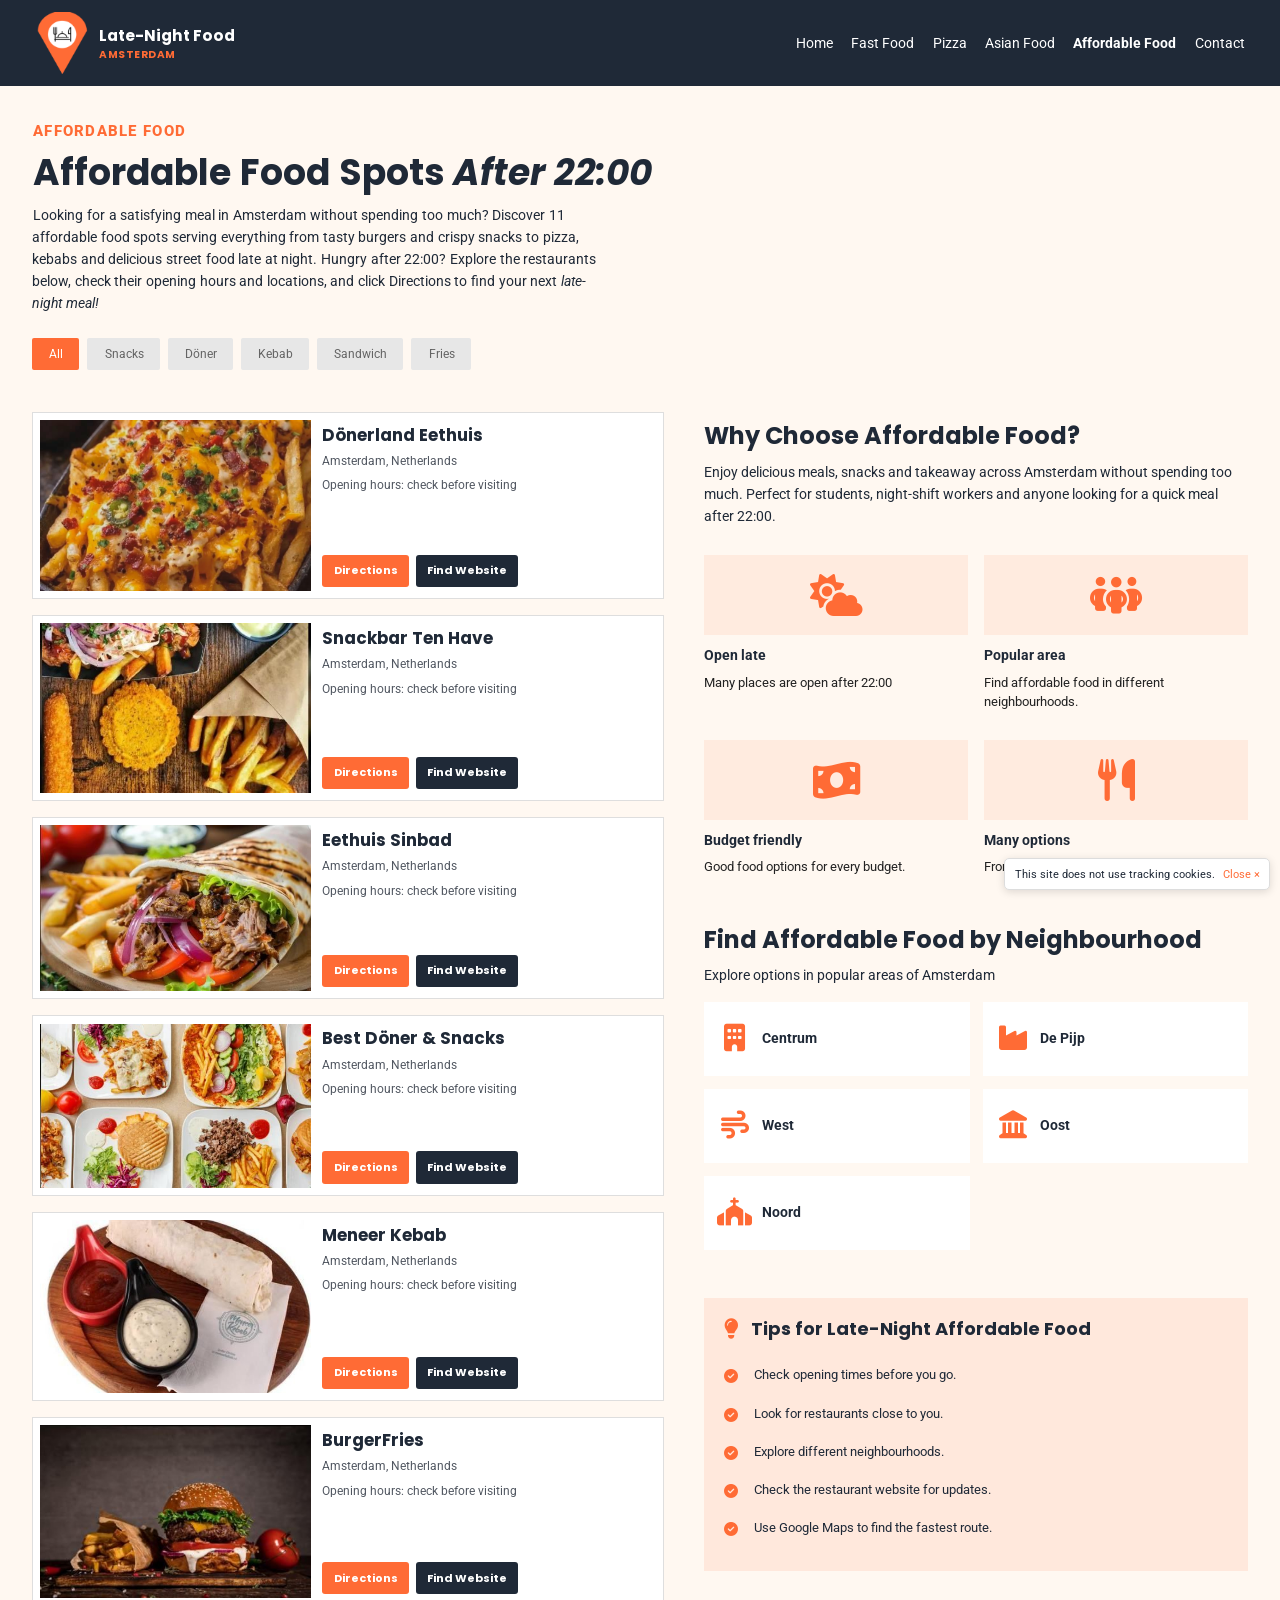
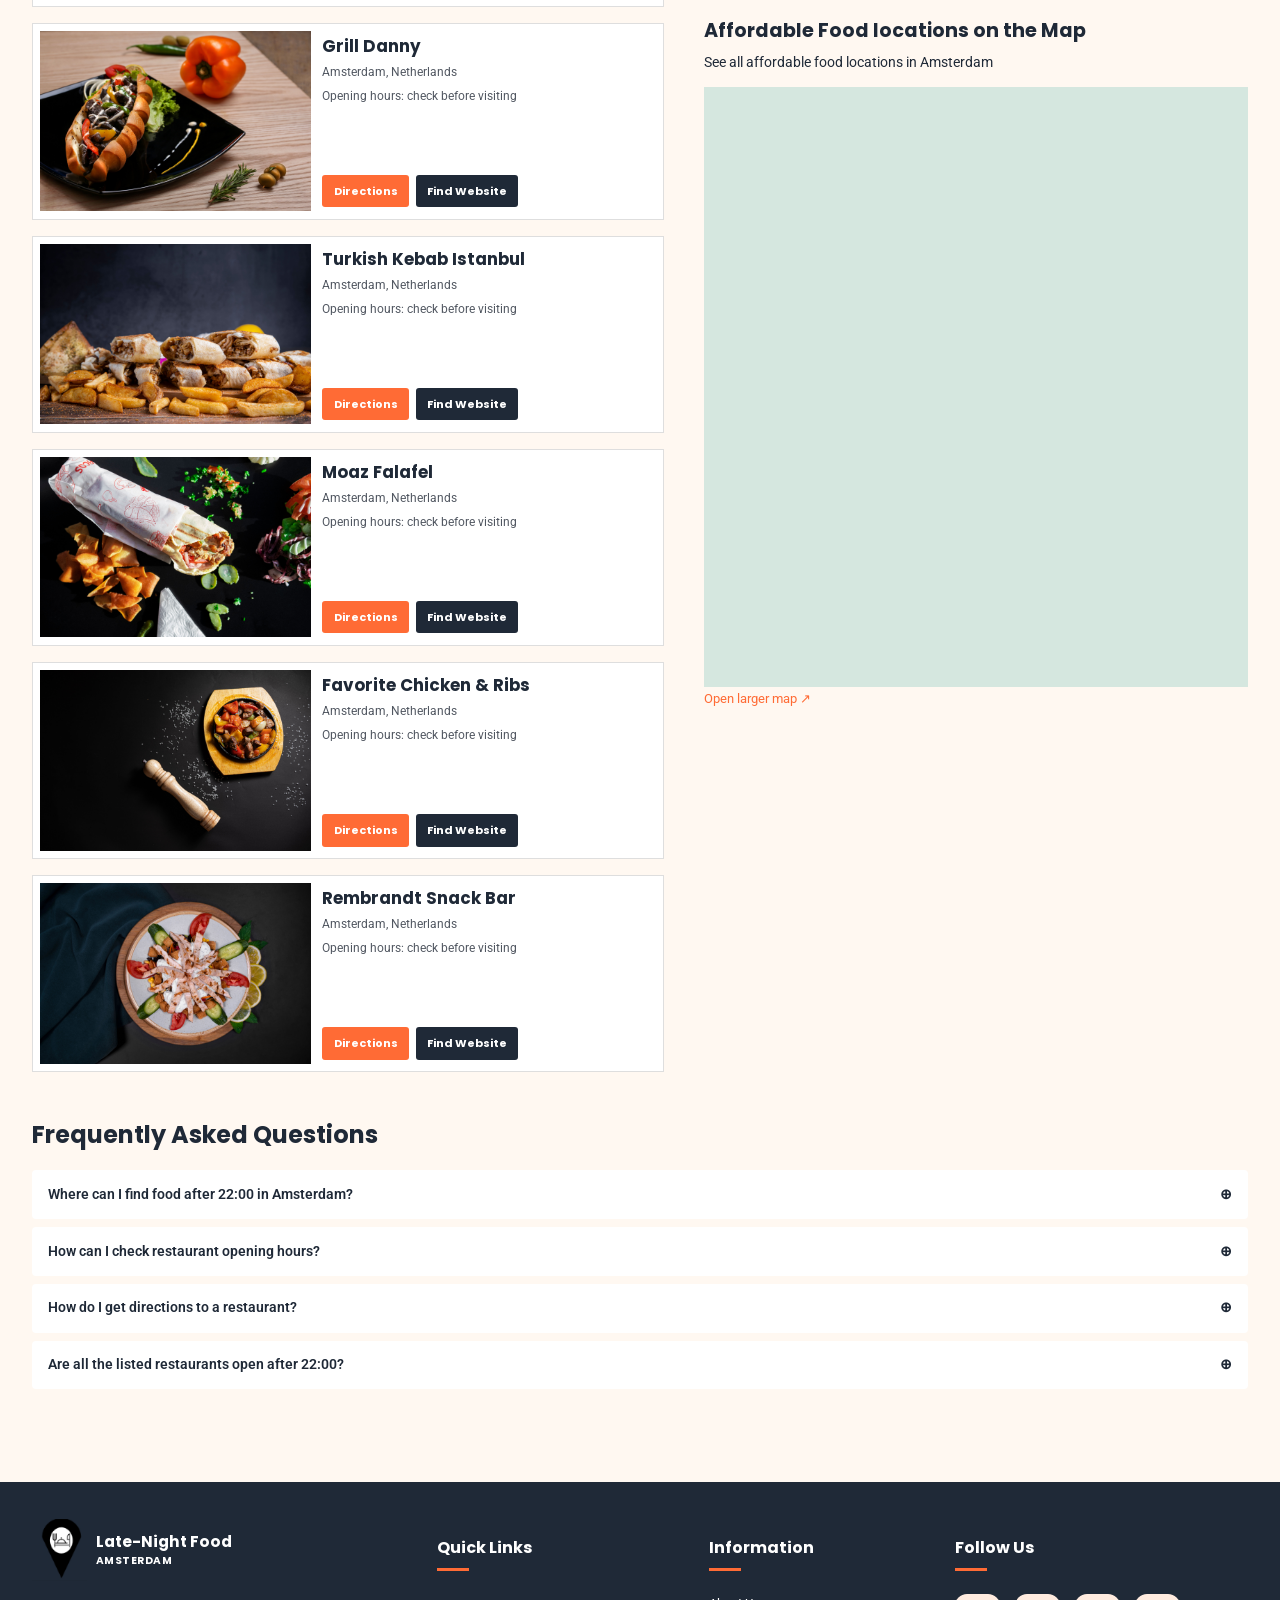
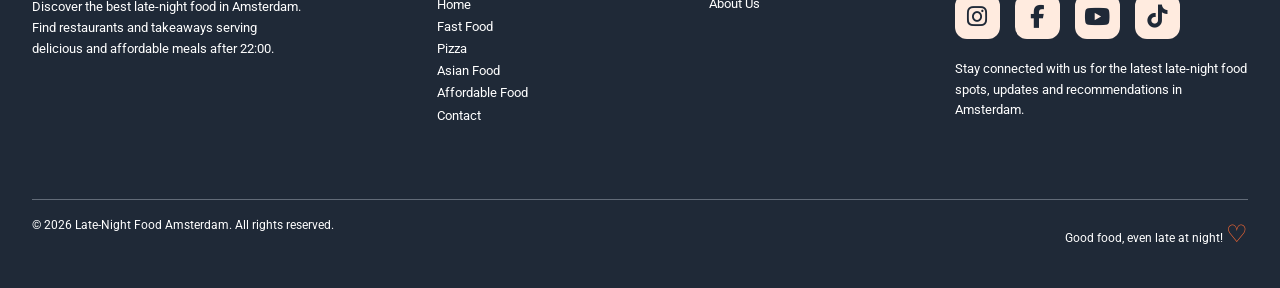
<file: affordable.html>
<!DOCTYPE html>

<html lang="en">

<head>
    <meta charset="utf-8" />
    <meta content="Fuad Abdi Mumed" name="author" />
    <meta
        content="Explore affordable food spots in Amsterdam after 22:00, with restaurant information, neighbourhoods, directions and useful tips."
        name="description" />
    <meta content="Amsterdam, late-night, food, restaurants, neighbourhoods" name="keywords" />
    <meta content="width=device-width, initial-scale=1.0" name="viewport" />
    <title>Affordable Food | Late-Night Food Amsterdam</title>
    <link href="design/favicon.svg" rel="icon" type="image/svg+xml" />
    <link href="https://fonts.googleapis.com" rel="preconnect" />
    <link crossorigin="" href="https://fonts.gstatic.com" rel="preconnect" />
    <link
        href="https://fonts.googleapis.com/css2?family=Poppins:wght@400;500;600;700;800&amp;family=Roboto:wght@400;500;700&amp;display=swap"
        rel="stylesheet" type="text/css" />
    <link href="css/style.css" rel="stylesheet" type="text/css" />
    <link href="https://cdnjs.cloudflare.com/ajax/libs/font-awesome/6.7.2/css/all.min.css" rel="stylesheet" />
</head>

<body>
    <header class="site-header">
        <section class="header-inner">
            <h2 class="sr-only">Website header</h2><a class="brand" href="index.html"><img
                    alt="Late-Night Food Amsterdam pin logo" height="60" src="img/logo.png"
                    title="Late-Night Food Amsterdam" width="54" /><span>Late-Night
                    Food<small>AMSTERDAM</small></span></a><input aria-label="Toggle menu" class="menu-toggle"
                id="menu-toggle" type="checkbox" /><label class="menu-label" for="menu-toggle">☰</label>
            <nav aria-label="Main navigation" class="main-nav">
                <ul>
                    <li><a href="index.html">Home</a></li>
                    <li><a href="fastfood.html">Fast Food</a></li>
                    <li><a href="pizza.html">Pizza</a></li>
                    <li><a href="asianfood.html">Asian Food</a></li>
                    <li><a aria-current="page" href="affordable.html">Affordable Food</a></li>
                    <li><a href="contact.html">Contact</a></li>
                </ul>
            </nav>
        </section>
    </header>
    <main class="detail-main">
        <section class="detail-top">
            <section class="detail-heading">
                <p class="section-kicker">AFFORDABLE FOOD</p>
                <h1>Affordable Food Spots <em>After 22:00</em></h1>
                <p>
                    Looking for a satisfying meal in Amsterdam without spending too much?
                    Discover 11 affordable food spots serving everything from tasty burgers
                    and crispy snacks to pizza, kebabs and delicious street food late at night.
                    Hungry after 22:00? Explore the restaurants below, check their opening
                    hours and locations, and click Directions to find your next
                    <em>late-night meal!</em>
                </p>
                <nav aria-label="Food types" class="filter-chips"><a href="#restaurants">All</a><a
                        href="#restaurants">Snacks</a><a href="#restaurants">Döner</a><a href="#restaurants">Kebab</a><a
                        href="#restaurants">Sandwich</a><a href="#restaurants">Fries</a></nav>
            </section>
            <figure class="detail-banner">
                <video autoplay="" loop="" muted="" playsinline="" preload="metadata"
                    title="Affordable late-night food in Amsterdam">
                    <source src="media/affordable-hero.mp4" type="video/mp4" />
                   
                </video>
                <figcaption class="sr-only">
                    Affordable late-night food in Amsterdam
                </figcaption>
            </figure>
        </section>
        <section class="detail-columns">
            <section class="restaurant-list" id="restaurants"><input checked="" class="mobile-page-radio"
                    id="mobile-page-1" name="mobile-restaurant-page" type="radio" /><input class="mobile-page-radio"
                    id="mobile-page-2" name="mobile-restaurant-page" type="radio" />
                <article class="restaurant-row">
                    <figure><img alt="Dönerland Eethuis food" loading="lazy" src="img/affordable-1.jpg"
                            title="Dönerland Eethuis food" /></figure>
                    <section class="restaurant-details">
                        <h2>Dönerland Eethuis</h2>
                        <p>Amsterdam, Netherlands</p>
                        <p>Opening hours: check before visiting</p>
                        <nav aria-label="Links for Dönerland Eethuis" class="restaurant-buttons"><a class="btn-orange"
                                href="https://www.google.com/maps/search/?api=1&amp;query=D%C3%B6nerland%20Eethuis%20Amsterdam"
                                rel="noopener noreferrer" target="_blank">Directions</a><a class="btn-dark"
                                href="https://www.google.com/search?q=D%C3%B6nerland%20Eethuis%20Amsterdam+restaurant+website"
                                rel="noopener noreferrer" target="_blank">Find Website</a></nav>
                    </section>
                </article>
                <article class="restaurant-row">
                    <figure><img alt="Snackbar Ten Have food" loading="lazy" src="img/affordable-2.jpg"
                            title="Snackbar Ten Have food" /></figure>
                    <section class="restaurant-details">
                        <h2>Snackbar Ten Have</h2>
                        <p>Amsterdam, Netherlands</p>
                        <p>Opening hours: check before visiting</p>
                        <nav aria-label="Links for Snackbar Ten Have" class="restaurant-buttons"><a class="btn-orange"
                                href="https://www.google.com/maps/search/?api=1&amp;query=Snackbar%20Ten%20Have%20Amsterdam"
                                rel="noopener noreferrer" target="_blank">Directions</a><a class="btn-dark"
                                href="https://www.google.com/search?q=Snackbar%20Ten%20Have%20Amsterdam+restaurant+website"
                                rel="noopener noreferrer" target="_blank">Find Website</a></nav>
                    </section>
                </article>
                <article class="restaurant-row">
                    <figure><img alt="Eethuis Sinbad food" loading="lazy" src="img/affordable-3.jpg"
                            title="Eethuis Sinbad food" /></figure>
                    <section class="restaurant-details">
                        <h2>Eethuis Sinbad</h2>
                        <p>Amsterdam, Netherlands</p>
                        <p>Opening hours: check before visiting</p>
                        <nav aria-label="Links for Eethuis Sinbad" class="restaurant-buttons"><a class="btn-orange"
                                href="https://www.google.com/maps/search/?api=1&amp;query=Eethuis%20Sinbad%20Amsterdam"
                                rel="noopener noreferrer" target="_blank">Directions</a><a class="btn-dark"
                                href="https://www.google.com/search?q=Eethuis%20Sinbad%20Amsterdam+restaurant+website"
                                rel="noopener noreferrer" target="_blank">Find Website</a></nav>
                    </section>
                </article>
                <article class="restaurant-row">
                    <figure><img alt="Best Döner &amp; Snacks food" loading="lazy" src="img/affordable-4.jpg"
                            title="Best Döner &amp; Snacks food" /></figure>
                    <section class="restaurant-details">
                        <h2>Best Döner &amp; Snacks</h2>
                        <p>Amsterdam, Netherlands</p>
                        <p>Opening hours: check before visiting</p>
                        <nav aria-label="Links for Best Döner &amp; Snacks" class="restaurant-buttons"><a
                                class="btn-orange"
                                href="https://www.google.com/maps/search/?api=1&amp;query=Best%20D%C3%B6ner%20%26%20Snacks%20Amsterdam"
                                rel="noopener noreferrer" target="_blank">Directions</a><a class="btn-dark"
                                href="https://www.google.com/search?q=Best%20D%C3%B6ner%20%26%20Snacks%20Amsterdam+restaurant+website"
                                rel="noopener noreferrer" target="_blank">Find Website</a></nav>
                    </section>
                </article>
                <article class="restaurant-row">
                    <figure><img alt="Meneer Kebab food" loading="lazy" src="img/affordable-5.jpg"
                            title="Meneer Kebab food" /></figure>
                    <section class="restaurant-details">
                        <h2>Meneer Kebab</h2>
                        <p>Amsterdam, Netherlands</p>
                        <p>Opening hours: check before visiting</p>
                        <nav aria-label="Links for Meneer Kebab" class="restaurant-buttons"><a class="btn-orange"
                                href="https://www.google.com/maps/search/?api=1&amp;query=Meneer%20Kebab%20Amsterdam"
                                rel="noopener noreferrer" target="_blank">Directions</a><a class="btn-dark"
                                href="https://www.google.com/search?q=Meneer%20Kebab%20Amsterdam+restaurant+website"
                                rel="noopener noreferrer" target="_blank">Find Website</a></nav>
                    </section>
                </article>
                <article class="restaurant-row">
                    <figure><img alt="BurgerFries food" loading="lazy" src="img/affordable-6.jpg"
                            title="BurgerFries food" /></figure>
                    <section class="restaurant-details">
                        <h2>BurgerFries</h2>
                        <p>Amsterdam, Netherlands</p>
                        <p>Opening hours: check before visiting</p>
                        <nav aria-label="Links for BurgerFries" class="restaurant-buttons"><a class="btn-orange"
                                href="https://www.google.com/maps/search/?api=1&amp;query=BurgerFries%20Amsterdam"
                                rel="noopener noreferrer" target="_blank">Directions</a><a class="btn-dark"
                                href="https://www.google.com/search?q=BurgerFries%20Amsterdam+restaurant+website"
                                rel="noopener noreferrer" target="_blank">Find Website</a></nav>
                    </section>
                </article>
                <article class="restaurant-row">
                    <figure><img alt="Grill Danny food" loading="lazy" src="img/affordable-7.jpg"
                            title="Grill Danny food" /></figure>
                    <section class="restaurant-details">
                        <h2>Grill Danny</h2>
                        <p>Amsterdam, Netherlands</p>
                        <p>Opening hours: check before visiting</p>
                        <nav aria-label="Links for Grill Danny" class="restaurant-buttons"><a class="btn-orange"
                                href="https://www.google.com/maps/search/?api=1&amp;query=Grill%20Danny%20Amsterdam"
                                rel="noopener noreferrer" target="_blank">Directions</a><a class="btn-dark"
                                href="https://www.google.com/search?q=Grill%20Danny%20Amsterdam+restaurant+website"
                                rel="noopener noreferrer" target="_blank">Find Website</a></nav>
                    </section>
                </article>
                <article class="restaurant-row">
                    <figure><img alt="Turkish Kebab Istanbul food" loading="lazy" src="img/affordable-8.jpg"
                            title="Turkish Kebab Istanbul food" /></figure>
                    <section class="restaurant-details">
                        <h2>Turkish Kebab Istanbul</h2>
                        <p>Amsterdam, Netherlands</p>
                        <p>Opening hours: check before visiting</p>
                        <nav aria-label="Links for Turkish Kebab Istanbul" class="restaurant-buttons"><a
                                class="btn-orange"
                                href="https://www.google.com/maps/search/?api=1&amp;query=Turkish%20Kebab%20Istanbul%20Amsterdam"
                                rel="noopener noreferrer" target="_blank">Directions</a><a class="btn-dark"
                                href="https://www.google.com/search?q=Turkish%20Kebab%20Istanbul%20Amsterdam+restaurant+website"
                                rel="noopener noreferrer" target="_blank">Find Website</a></nav>
                    </section>
                </article>
                <article class="restaurant-row">
                    <figure><img alt="Moaz Falafel food" loading="lazy" src="img/affordable-9.jpg"
                            title="Moaz Falafel food" /></figure>
                    <section class="restaurant-details">
                        <h2>Moaz Falafel</h2>
                        <p>Amsterdam, Netherlands</p>
                        <p>Opening hours: check before visiting</p>
                        <nav aria-label="Links for Moaz Falafel" class="restaurant-buttons"><a class="btn-orange"
                                href="https://www.google.com/maps/search/?api=1&amp;query=Moaz%20Falafel%20Amsterdam"
                                rel="noopener noreferrer" target="_blank">Directions</a><a class="btn-dark"
                                href="https://www.google.com/search?q=Moaz%20Falafel%20Amsterdam+restaurant+website"
                                rel="noopener noreferrer" target="_blank">Find Website</a></nav>
                    </section>
                </article>
                <article class="restaurant-row">
                    <figure><img alt="Favorite Chicken &amp; Ribs food" loading="lazy" src="img/affordable-10.jpg"
                            title="Favorite Chicken &amp; Ribs food" /></figure>
                    <section class="restaurant-details">
                        <h2>Favorite Chicken &amp; Ribs</h2>
                        <p>Amsterdam, Netherlands</p>
                        <p>Opening hours: check before visiting</p>
                        <nav aria-label="Links for Favorite Chicken &amp; Ribs" class="restaurant-buttons"><a
                                class="btn-orange"
                                href="https://www.google.com/maps/search/?api=1&amp;query=Favorite%20Chicken%20%26%20Ribs%20Amsterdam"
                                rel="noopener noreferrer" target="_blank">Directions</a><a class="btn-dark"
                                href="https://www.google.com/search?q=Favorite%20Chicken%20%26%20Ribs%20Amsterdam+restaurant+website"
                                rel="noopener noreferrer" target="_blank">Find Website</a></nav>
                    </section>
                </article>
                <article class="restaurant-row">
                    <figure><img alt="Rembrandt Snack Bar food" loading="lazy" src="img/affordable-11.jpg"
                            title="Rembrandt Snack Bar food" /></figure>
                    <section class="restaurant-details">
                        <h2>Rembrandt Snack Bar</h2>
                        <p>Amsterdam, Netherlands</p>
                        <p>Opening hours: check before visiting</p>
                        <nav aria-label="Links for Rembrandt Snack Bar" class="restaurant-buttons"><a class="btn-orange"
                                href="https://www.google.com/maps/search/?api=1&amp;query=Rembrandt%20Snack%20Bar%20Amsterdam"
                                rel="noopener noreferrer" target="_blank">Directions</a><a class="btn-dark"
                                href="https://www.google.com/search?q=Rembrandt%20Snack%20Bar%20Amsterdam+restaurant+website"
                                rel="noopener noreferrer" target="_blank">Find Website</a></nav>
                    </section>
                </article>
                <section class="mobile-map">
                    <h3>Affordable Food locations on the Map</h3>
                    <p>See all affordable food locations in Amsterdam</p><iframe loading="lazy"
                        referrerpolicy="no-referrer-when-downgrade"
                        src="https://www.openstreetmap.org/export/embed.html?bbox=4.835%2C52.335%2C4.975%2C52.405&amp;layer=mapnik"
                        title="Map of Amsterdam restaurants"></iframe>
                    <p><a class="map-link" href="https://www.openstreetmap.org/#map=12/52.370/4.900"
                            rel="noopener noreferrer" target="_blank">Open larger map ↗</a></p>
                </section>
                <nav aria-label="Mobile restaurant pages" class="mobile-pagination"><label for="mobile-page-1"
                        title="Show restaurant page 1">1</label><label for="mobile-page-2"
                        title="Show restaurant page 2">2</label></nav>
            </section>
            <aside class="detail-sidebar">
                <section class="why-block">
                    <h2>Why Choose Affordable Food?</h2>
                    <p>Enjoy delicious meals, snacks and takeaway across Amsterdam without spending too much. Perfect
                        for students, night-shift workers and anyone looking for a quick meal after 22:00.</p>
                    <section class="feature-icons affordable-features">
                        <h2 class="sr-only">Affordable food highlights</h2>
                        <article>
                            <span aria-hidden="true">
                                <i class="fa-solid fa-cloud-sun"></i>
                            </span>
                            <strong>Open late</strong>
                            <p>Many places are open after 22:00</p>
                        </article>
                        <article>
                            <span aria-hidden="true">
                                <i class="fa-solid fa-people-group"></i>
                            </span>
                            <strong>Popular area</strong>
                            <p>Find affordable food in different neighbourhoods.</p>
                        </article>
                        <article>
                            <span aria-hidden="true">
                                <i class="fa-solid fa-money-bill-wave"></i>
                            </span>
                            <strong>Budget friendly</strong>
                            <p>Good food options for every budget.</p>
                        </article>
                        <article>
                            <span aria-hidden="true">
                                <i class="fa-solid fa-utensils"></i>
                            </span>
                            <strong>Many options</strong>
                            <p>From local snacks to international meals.</p>
                        </article>
                    </section>
                </section>
                <!-- NEIGHBOURHOODS WITH NEW ICONS -->
                <section class="neighbourhood-block">
                    <h2>Find Affordable Food by Neighbourhood</h2>
                    <p>Explore options in popular areas of Amsterdam</p>
                    <section class="neighbourhood-grid">
                        <h2 class="sr-only">Amsterdam neighbourhood links</h2>
                        <a href="https://www.google.com/maps/search/?api=1&amp;query=Affordable%20Food%20Centrum%20Amsterdam"
                            rel="noopener noreferrer" target="_blank">
                            <span><i aria-hidden="true" class="fa-solid fa-building"></i></span>
                            Centrum
                        </a>
                        <a href="https://www.google.com/maps/search/?api=1&amp;query=Affordable%20Food%20De%20Pijp%20Amsterdam"
                            rel="noopener noreferrer" target="_blank">
                            <span><i aria-hidden="true" class="fa-solid fa-industry"></i></span>
                            De Pijp
                        </a>
                        <a href="https://www.google.com/maps/search/?api=1&amp;query=Affordable%20Food%20West%20Amsterdam"
                            rel="noopener noreferrer" target="_blank">
                            <span><i aria-hidden="true" class="fa-solid fa-wind"></i></span>
                            West
                        </a>
                        <a href="https://www.google.com/maps/search/?api=1&amp;query=Affordable%20Food%20Oost%20Amsterdam"
                            rel="noopener noreferrer" target="_blank">
                            <span><i aria-hidden="true" class="fa-solid fa-landmark"></i></span>
                            Oost
                        </a>
                        <a href="https://www.google.com/maps/search/?api=1&amp;query=Affordable%20Food%20Noord%20Amsterdam"
                            rel="noopener noreferrer" target="_blank">
                            <span><i aria-hidden="true" class="fa-solid fa-church"></i></span>
                            Noord
                        </a>
                    </section>
                </section>
                <section class="tips-panel affordable-tips">
                    <h2>
                        <i aria-hidden="true" class="fa-solid fa-lightbulb"></i>
                        Tips for Late-Night Affordable Food
                    </h2>
                    <ul>
                        <li>Check opening times before you go.</li>
                        <li>Look for restaurants close to you.</li>
                        <li>Explore different neighbourhoods.</li>
                        <li>Check the restaurant website for updates.</li>
                        <li>Use Google Maps to find the fastest route.</li>
                    </ul>
                </section>
                <section class="map-block">
                    <h3>Affordable Food locations on the Map</h3>
                    <p>See all affordable food locations in Amsterdam</p><iframe loading="lazy"
                        referrerpolicy="no-referrer-when-downgrade"
                        src="https://www.openstreetmap.org/export/embed.html?bbox=4.835%2C52.335%2C4.975%2C52.405&amp;layer=mapnik"
                        title="Map of Amsterdam restaurants"></iframe>
                    <p><a class="map-link" href="https://www.openstreetmap.org/#map=12/52.370/4.900"
                            rel="noopener noreferrer" target="_blank">Open larger map ↗</a></p>
                </section>
            </aside>
        </section>
        <section class="faq-block">
            <h2>Frequently Asked Questions</h2>
            <details>
                <summary>Where can I find food after 22:00 in Amsterdam?</summary>
                <p>Explore the restaurant cards and check each location before visiting.</p>
            </details>
            <details>
                <summary>How can I check restaurant opening hours?</summary>
                <p>Use the website link or Google Maps for the latest published hours.</p>
            </details>
            <details>
                <summary>How do I get directions to a restaurant?</summary>
                <p>Select the orange Directions button beside a restaurant.</p>
            </details>
            <details>
                <summary>Are all the listed restaurants open after 22:00?</summary>
                <p>Opening hours can change, so always verify before travelling.</p>
            </details>
        </section>
    </main>
    <footer class="site-footer">
        <section class="footer-inner">
            <section class="footer-about">
                <h2 class="sr-only">About this website</h2><a class="brand" href="index.html"><img alt="Food pin logo"
                        height="60" src="img/logofooter.png" title="Late-Night Food" width="54" /><span>Late-Night
                        Food<small>AMSTERDAM</small></span></a>
                <p>Discover the best late-night food in Amsterdam. Find restaurants and takeaways serving delicious and
                    affordable meals after 22:00.</p>
            </section>
            <section>
                <h2>Quick Links</h2>
                <nav aria-label="Footer navigation">
                    <ul>
                        <li><a href="index.html">Home</a></li>
                        <li><a href="fastfood.html">Fast Food</a></li>
                        <li><a href="pizza.html">Pizza</a></li>
                        <li><a href="asianfood.html">Asian Food</a></li>
                        <li><a href="affordable.html">Affordable Food</a></li>
                        <li><a href="contact.html">Contact</a></li>
                    </ul>
                </nav>
            </section>
            <section>
                <h2>Information</h2>
                <p><a href="index.html#about">About Us</a></p>
            </section>
            <section>
                <h2>Follow Us</h2>
                <p class="socials">
                    <a aria-label="Instagram"
                        href="https://www.instagram.com/late_night_food_in_amsterdam?xtok=aW12a2M1NmpsdDB4&amp;utm_source=qr"
                        rel="noopener noreferrer" target="_blank">
                        <i aria-hidden="true" class="fa-brands fa-instagram"></i>
                    </a>
                    <a aria-label="Facebook" href="https://www.facebook.com/share/18cjVKNwvF/?mibextid=wwXIfr"
                        rel="noopener noreferrer" target="_blank">
                        <i aria-hidden="true" class="fa-brands fa-facebook-f"></i>
                    </a>
                    <a aria-label="YouTube" href="https://www.youtube.com/@fueharochannel6216" rel="noopener noreferrer"
                        target="_blank">
                        <i aria-hidden="true" class="fa-brands fa-youtube"></i>
                    </a>
                    <a aria-label="TikTok" href="https://www.tiktok.com/@xyatcd?_r=1&amp;_t=ZN-9Auv4hte4yk"
                        rel="noopener noreferrer" target="_blank">
                        <i aria-hidden="true" class="fa-brands fa-tiktok"></i>
                    </a>
                </p>
                <p>
                    Stay connected with us for the latest late-night
                    food spots, updates and recommendations in Amsterdam.
                </p>
            </section>
        </section>
        <section class="footer-bottom">
            <h2 class="sr-only">Copyright and website information</h2>
            <p>© 2026 Late-Night Food Amsterdam. All rights reserved.</p>
            <p>Good food, even late at night! <span class="heart">♡</span></p>
        </section>
    </footer>
    <aside aria-label="Cookie information" class="cookie-note"><input id="cookie-dismiss" type="checkbox" />
        <p>This site does not use tracking cookies.</p><label for="cookie-dismiss">Close ×</label>
    </aside>
</body>

</html>
</file>
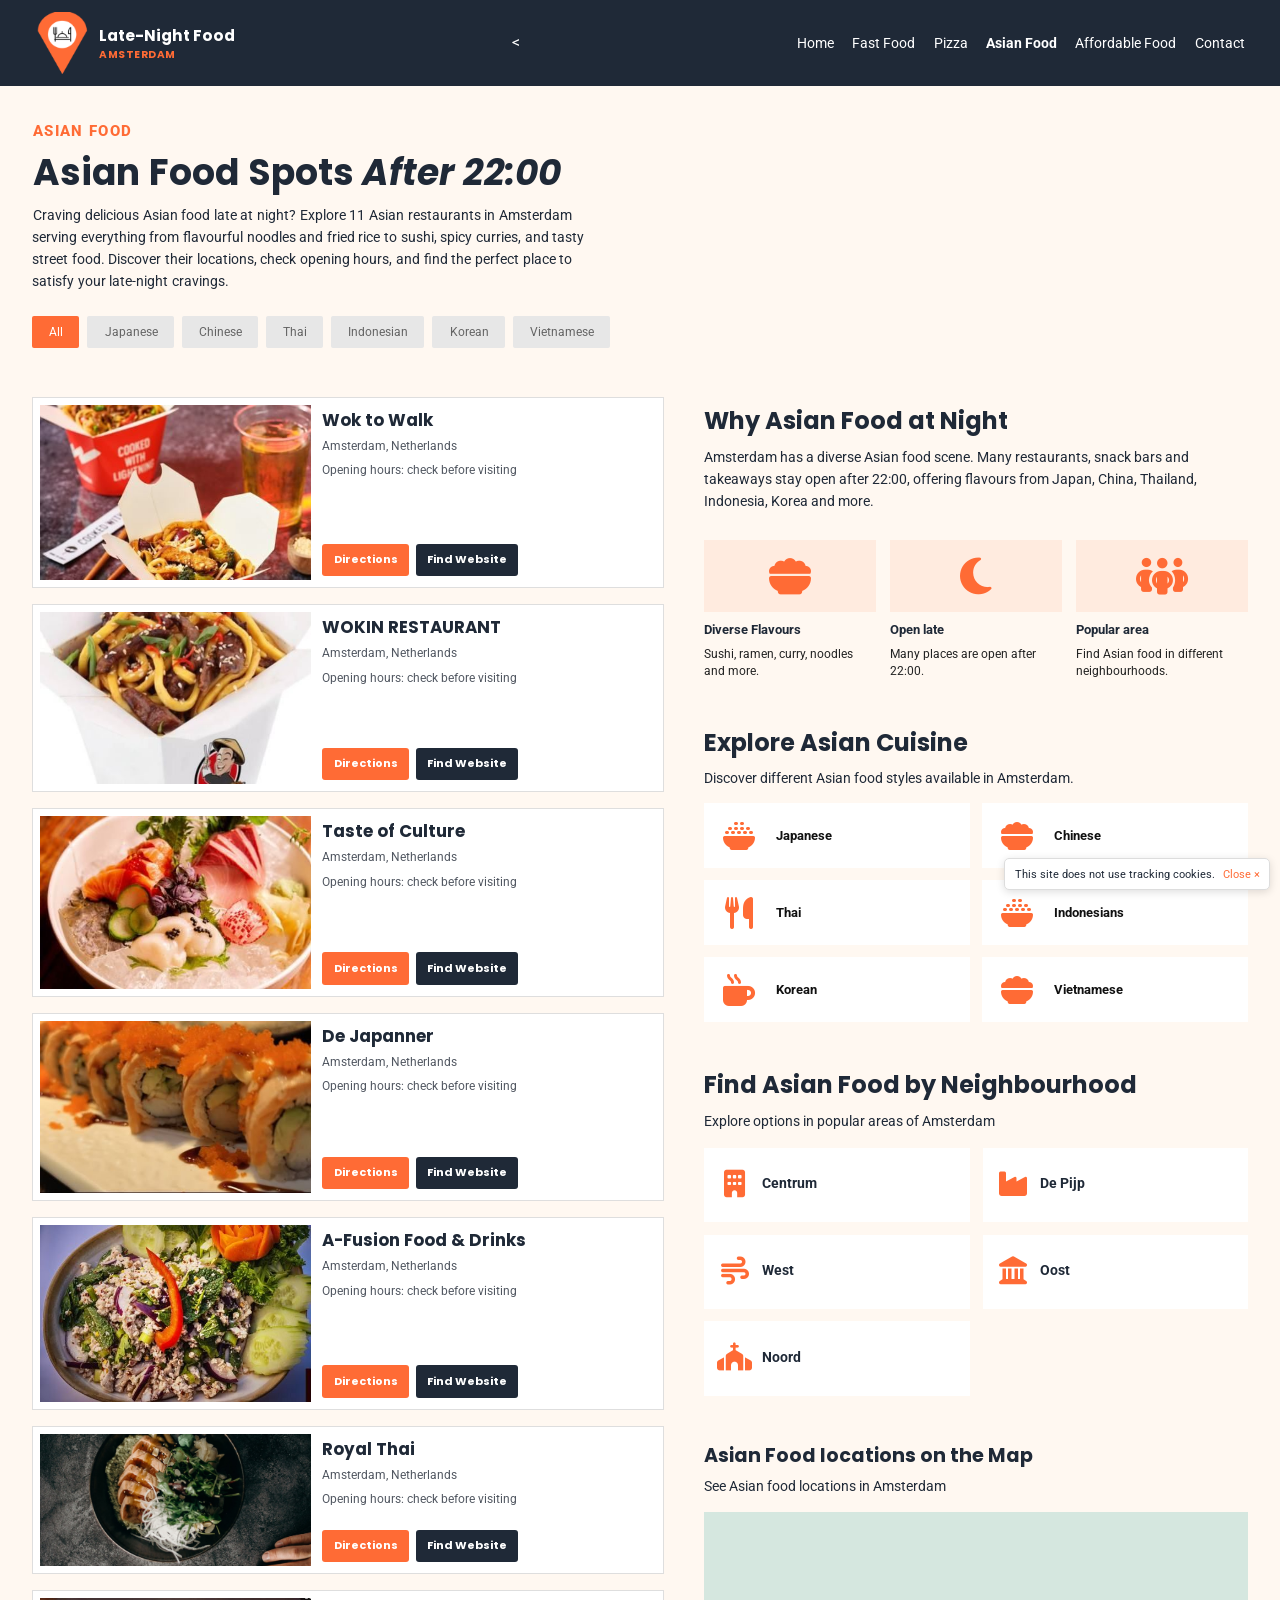
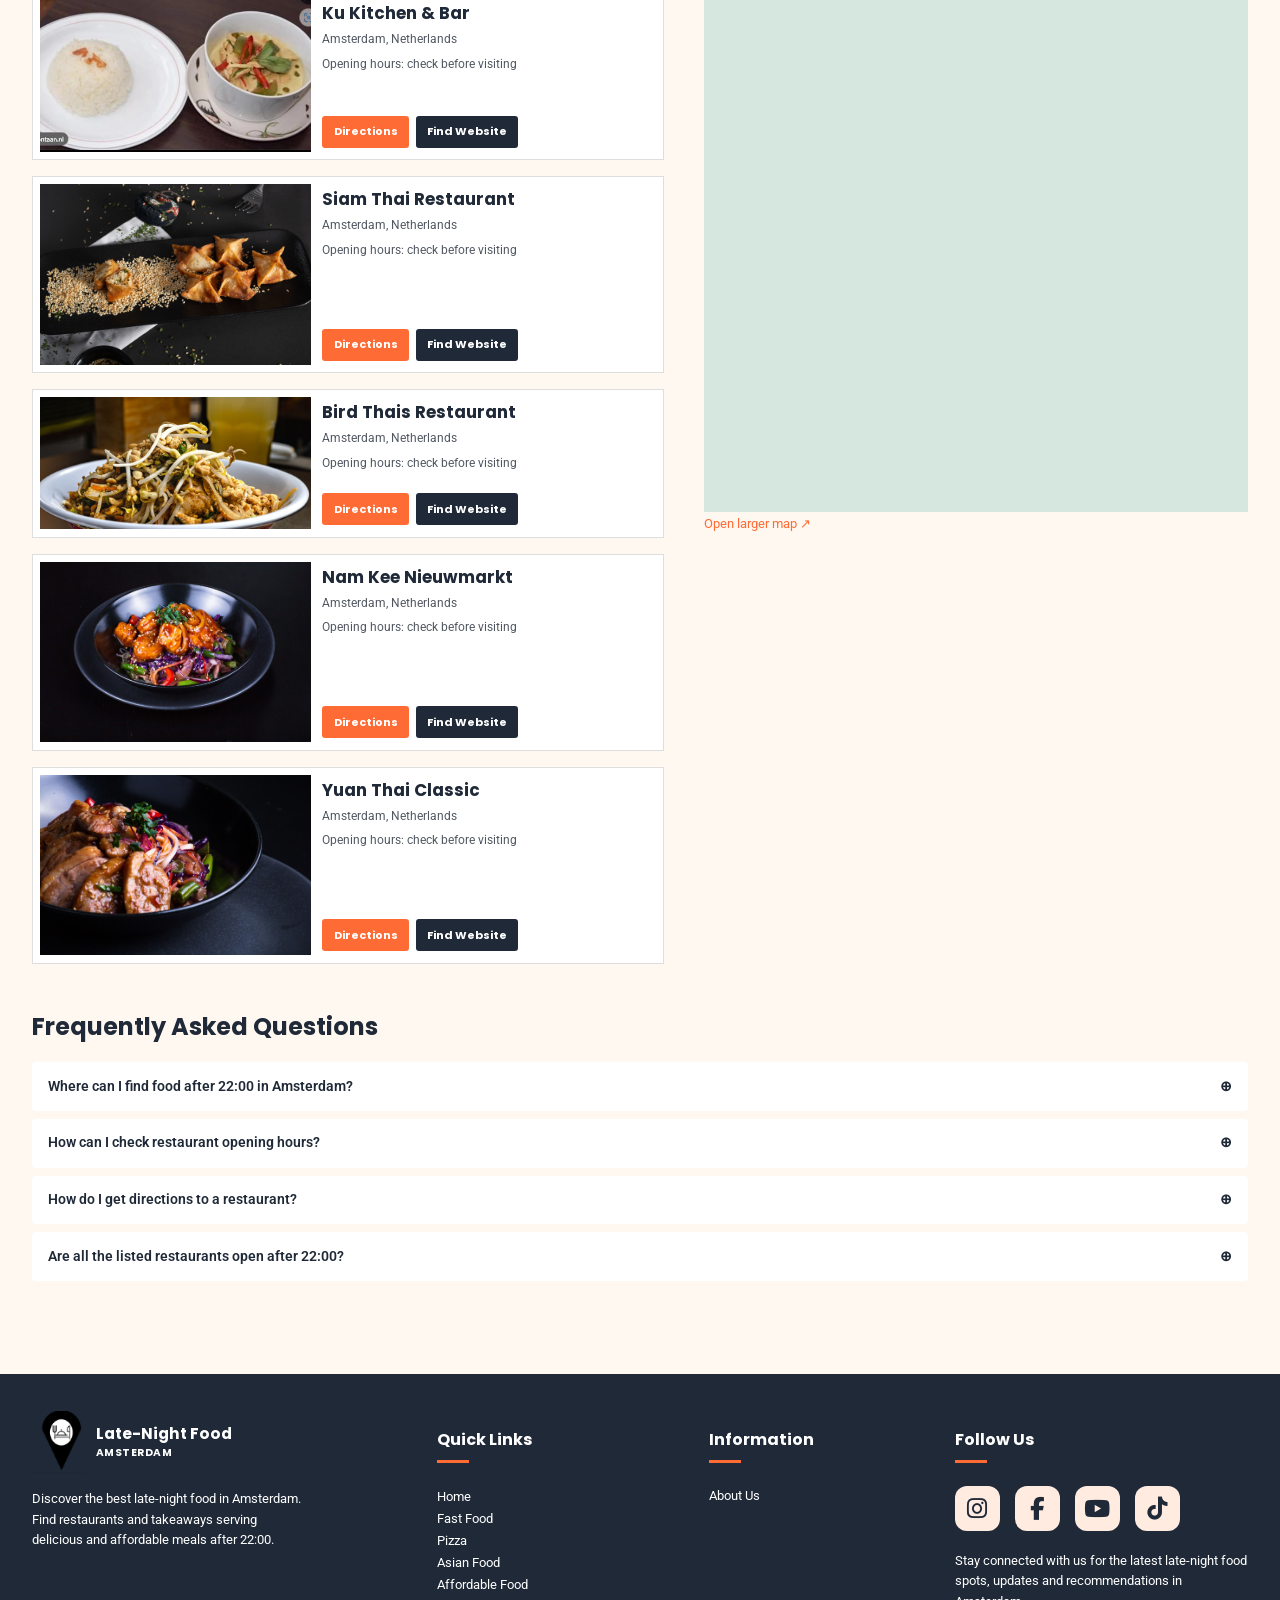
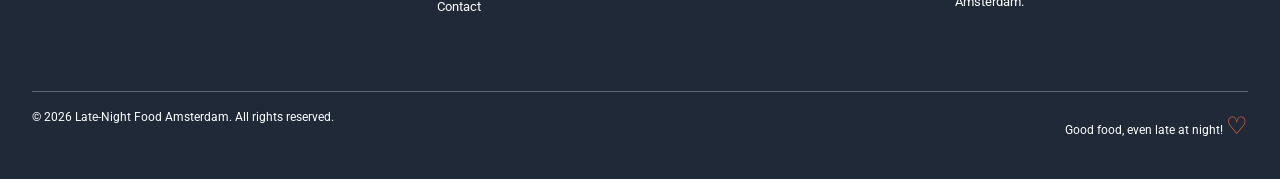
<file: asianfood.html>
<!DOCTYPE html>
<html lang="en">

<head>
    <meta charset="utf-8" />
    <meta content="Fuad Abdi Mumed" name="author" />
    <meta
        content="Explore Asian food spots in Amsterdam after 22:00, with restaurant information, neighbourhoods, directions and useful tips."
        name="description" />
    <meta content="Amsterdam, late-night, food, restaurants, neighbourhoods" name="keywords" />
    <meta content="width=device-width, initial-scale=1.0" name="viewport" />
    <title>
        Asian Food | Late-Night Food Amsterdam
    </title>
    <link href="design/favicon.svg" rel="icon" type="image/svg+xml" />
    <link href="https://fonts.googleapis.com" rel="preconnect" />
    <link crossorigin="" href="https://fonts.gstatic.com" rel="preconnect" />
    <link
        href="https://fonts.googleapis.com/css2?family=Poppins:wght@400;500;600;700;800&amp;family=Roboto:wght@400;500;700&amp;display=swap"
        rel="stylesheet" type="text/css" />
    <link href="css/style.css" rel="stylesheet" type="text/css" />
    <link href="https://cdnjs.cloudflare.com/ajax/libs/font-awesome/6.7.2/css/all.min.css" rel="stylesheet" />
</head>

<body>
    <header class="site-header">
        <section class="header-inner">
            <h2 class="sr-only">
                Website header
            </h2>
            <a class="brand" href="index.html">
                <img alt="Late-Night Food Amsterdam pin logo" height="60" src="img/logo.png"
                    title="Late-Night Food Amsterdam" width="54" />
                <span>
                    Late-Night Food
                    <small>
                        AMSTERDAM
                    </small>
                </span>
            </a>
            <<input aria-label="Toggle menu" class="menu-toggle"
       id="menu-toggle" type="checkbox">

<label class="menu-label" for="menu-toggle">
    ☰
</label>

<nav aria-label="Main navigation" class="main-nav">
                <ul>
                    <li>
                        <a href="index.html">
                            Home
                        </a>
                    </li>
                    <li>
                        <a href="fastfood.html">
                            Fast Food
                        </a>
                    </li>
                    <li>
                        <a href="pizza.html">
                            Pizza
                        </a>
                    </li>
                    <li>
                        <a aria-current="page" href="asianfood.html">
                            Asian Food
                        </a>
                    </li>
                    <li>
                        <a href="affordable.html">
                            Affordable Food
                        </a>
                    </li>
                    <li>
                        <a href="contact.html">
                            Contact
                        </a>
                    </li>
                </ul>
            </nav>
        </section>
    </header>
    <main class="detail-main">
        <section class="detail-top">
            <section class="detail-heading">
                <p class="section-kicker">
                    ASIAN FOOD
                </p>
                <h1>
                    Asian Food Spots
                    <em>
                        After 22:00
                    </em>
                </h1>
                <p>
                    Craving delicious Asian food late at night? Explore 11 Asian restaurants in Amsterdam serving
                    everything from flavourful noodles and fried rice to sushi, spicy curries, and tasty street food.
                    Discover their locations, check opening hours, and find the perfect place to satisfy your late-night
                    cravings.
                </p>
                <nav aria-label="Food types" class="filter-chips">
                    <a href="#restaurants">
                        All
                    </a>
                    <a href="#restaurants">
                        Japanese
                    </a>
                    <a href="#restaurants">
                        Chinese
                    </a>
                    <a href="#restaurants">
                        Thai
                    </a>
                    <a href="#restaurants">
                        Indonesian
                    </a>
                    <a href="#restaurants">
                        Korean
                    </a>
                    <a href="#restaurants">
                        Vietnamese
                    </a>
                </nav>
            </section>
            <figure class="detail-banner">
                <video autoplay="" loop="" muted="" playsinline="" preload="metadata">
                    <source src="media/asian-hero.mp4" type="video/mp4" />
                </video>
                <figcaption class="sr-only">
                    Asian food cooking in Amsterdam after 22:00
                </figcaption>
            </figure>
        </section>
        <section class="detail-columns">
            <section class="restaurant-list" id="restaurants">
                <input checked="" class="mobile-page-radio" id="mobile-page-1" name="mobile-restaurant-page"
                    type="radio" />
                <input class="mobile-page-radio" id="mobile-page-2" name="mobile-restaurant-page" type="radio" />
                <article class="restaurant-row">
                    <figure>
                        <img alt="Wok to Walk food" loading="lazy" src="img/asian-1.jpg" title="Wok to Walk food" />
                    </figure>
                    <section class="restaurant-details">
                        <h2>
                            Wok to Walk
                        </h2>
                        <p>
                            Amsterdam, Netherlands
                        </p>
                        <p>
                            Opening hours: check before visiting
                        </p>
                        <nav aria-label="Links for Wok to Walk" class="restaurant-buttons">
                            <a class="btn-orange"
                                href="https://www.google.com/maps/search/?api=1&amp;query=Wok%20to%20Walk%20Amsterdam"
                                rel="noopener noreferrer" target="_blank">
                                Directions
                            </a>
                            <a class="btn-dark"
                                href="https://www.google.com/search?q=Wok%20to%20Walk%20Amsterdam+restaurant+website"
                                rel="noopener noreferrer" target="_blank">
                                Find Website
                            </a>
                        </nav>
                    </section>
                </article>
                <article class="restaurant-row">
                    <figure>
                        <img alt="WOKIN RESTAURANT food" loading="lazy" src="img/asian-2.jpg"
                            title="WOKIN RESTAURANT food" />
                    </figure>
                    <section class="restaurant-details">
                        <h2>
                            WOKIN RESTAURANT
                        </h2>
                        <p>
                            Amsterdam, Netherlands
                        </p>
                        <p>
                            Opening hours: check before visiting
                        </p>
                        <nav aria-label="Links for WOKIN RESTAURANT" class="restaurant-buttons">
                            <a class="btn-orange"
                                href="https://www.google.com/maps/search/?api=1&amp;query=WOKIN%20RESTAURANT%20Amsterdam"
                                rel="noopener noreferrer" target="_blank">
                                Directions
                            </a>
                            <a class="btn-dark"
                                href="https://www.google.com/search?q=WOKIN%20RESTAURANT%20Amsterdam+restaurant+website"
                                rel="noopener noreferrer" target="_blank">
                                Find Website
                            </a>
                        </nav>
                    </section>
                </article>
                <article class="restaurant-row">
                    <figure>
                        <img alt="Taste of Culture food" loading="lazy" src="img/asian-3.jpg"
                            title="Taste of Culture food" />
                    </figure>
                    <section class="restaurant-details">
                        <h2>
                            Taste of Culture
                        </h2>
                        <p>
                            Amsterdam, Netherlands
                        </p>
                        <p>
                            Opening hours: check before visiting
                        </p>
                        <nav aria-label="Links for Taste of Culture" class="restaurant-buttons">
                            <a class="btn-orange"
                                href="https://www.google.com/maps/search/?api=1&amp;query=Taste%20of%20Culture%20Amsterdam"
                                rel="noopener noreferrer" target="_blank">
                                Directions
                            </a>
                            <a class="btn-dark"
                                href="https://www.google.com/search?q=Taste%20of%20Culture%20Amsterdam+restaurant+website"
                                rel="noopener noreferrer" target="_blank">
                                Find Website
                            </a>
                        </nav>
                    </section>
                </article>
                <article class="restaurant-row">
                    <figure>
                        <img alt="De Japanner food" loading="lazy" src="img/asian-4.jpg" title="De Japanner food" />
                    </figure>
                    <section class="restaurant-details">
                        <h2>
                            De Japanner
                        </h2>
                        <p>
                            Amsterdam, Netherlands
                        </p>
                        <p>
                            Opening hours: check before visiting
                        </p>
                        <nav aria-label="Links for De Japanner" class="restaurant-buttons">
                            <a class="btn-orange"
                                href="https://www.google.com/maps/search/?api=1&amp;query=De%20Japanner%20Amsterdam"
                                rel="noopener noreferrer" target="_blank">
                                Directions
                            </a>
                            <a class="btn-dark"
                                href="https://www.google.com/search?q=De%20Japanner%20Amsterdam+restaurant+website"
                                rel="noopener noreferrer" target="_blank">
                                Find Website
                            </a>
                        </nav>
                    </section>
                </article>
                <article class="restaurant-row">
                    <figure>
                        <img alt="A-Fusion Food &amp; Drinks food" loading="lazy" src="img/asian-5.jpg"
                            title="A-Fusion Food &amp; Drinks food" />
                    </figure>
                    <section class="restaurant-details">
                        <h2>
                            A-Fusion Food &amp; Drinks
                        </h2>
                        <p>
                            Amsterdam, Netherlands
                        </p>
                        <p>
                            Opening hours: check before visiting
                        </p>
                        <nav aria-label="Links for A-Fusion Food &amp; Drinks" class="restaurant-buttons">
                            <a class="btn-orange"
                                href="https://www.google.com/maps/search/?api=1&amp;query=A-Fusion%20Food%20%26%20Drinks%20Amsterdam"
                                rel="noopener noreferrer" target="_blank">
                                Directions
                            </a>
                            <a class="btn-dark"
                                href="https://www.google.com/search?q=A-Fusion%20Food%20%26%20Drinks%20Amsterdam+restaurant+website"
                                rel="noopener noreferrer" target="_blank">
                                Find Website
                            </a>
                        </nav>
                    </section>
                </article>
                <article class="restaurant-row">
                    <figure>
                        <img alt="Royal Thai food" loading="lazy" src="img/asian-6.jpg" title="Royal Thai food" />
                    </figure>
                    <section class="restaurant-details">
                        <h2>
                            Royal Thai
                        </h2>
                        <p>
                            Amsterdam, Netherlands
                        </p>
                        <p>
                            Opening hours: check before visiting
                        </p>
                        <nav aria-label="Links for Royal Thai" class="restaurant-buttons">
                            <a class="btn-orange"
                                href="https://www.google.com/maps/search/?api=1&amp;query=Royal%20Thai%20Amsterdam"
                                rel="noopener noreferrer" target="_blank">
                                Directions
                            </a>
                            <a class="btn-dark"
                                href="https://www.google.com/search?q=Royal%20Thai%20Amsterdam+restaurant+website"
                                rel="noopener noreferrer" target="_blank">
                                Find Website
                            </a>
                        </nav>
                    </section>
                </article>
                <article class="restaurant-row">
                    <figure>
                        <img alt="Ku Kitchen &amp; Bar food" loading="lazy" src="img/asian-7.jpg"
                            title="Ku Kitchen &amp; Bar food" />
                    </figure>
                    <section class="restaurant-details">
                        <h2>
                            Ku Kitchen &amp; Bar
                        </h2>
                        <p>
                            Amsterdam, Netherlands
                        </p>
                        <p>
                            Opening hours: check before visiting
                        </p>
                        <nav aria-label="Links for Ku Kitchen &amp; Bar" class="restaurant-buttons">
                            <a class="btn-orange"
                                href="https://www.google.com/maps/search/?api=1&amp;query=Ku%20Kitchen%20%26%20Bar%20Amsterdam"
                                rel="noopener noreferrer" target="_blank">
                                Directions
                            </a>
                            <a class="btn-dark"
                                href="https://www.google.com/search?q=Ku%20Kitchen%20%26%20Bar%20Amsterdam+restaurant+website"
                                rel="noopener noreferrer" target="_blank">
                                Find Website
                            </a>
                        </nav>
                    </section>
                </article>
                <article class="restaurant-row">
                    <figure>
                        <img alt="Siam Thai Restaurant food" loading="lazy" src="img/asian-8.jpg"
                            title="Siam Thai Restaurant food" />
                    </figure>
                    <section class="restaurant-details">
                        <h2>
                            Siam Thai Restaurant
                        </h2>
                        <p>
                            Amsterdam, Netherlands
                        </p>
                        <p>
                            Opening hours: check before visiting
                        </p>
                        <nav aria-label="Links for Siam Thai Restaurant" class="restaurant-buttons">
                            <a class="btn-orange"
                                href="https://www.google.com/maps/search/?api=1&amp;query=Siam%20Thai%20Restaurant%20Amsterdam"
                                rel="noopener noreferrer" target="_blank">
                                Directions
                            </a>
                            <a class="btn-dark"
                                href="https://www.google.com/search?q=Siam%20Thai%20Restaurant%20Amsterdam+restaurant+website"
                                rel="noopener noreferrer" target="_blank">
                                Find Website
                            </a>
                        </nav>
                    </section>
                </article>
                <article class="restaurant-row">
                    <figure>
                        <img alt="Bird Thais Restaurant food" loading="lazy" src="img/asian-9.jpg"
                            title="Bird Thais Restaurant food" />
                    </figure>
                    <section class="restaurant-details">
                        <h2>
                            Bird Thais Restaurant
                        </h2>
                        <p>
                            Amsterdam, Netherlands
                        </p>
                        <p>
                            Opening hours: check before visiting
                        </p>
                        <nav aria-label="Links for Bird Thais Restaurant" class="restaurant-buttons">
                            <a class="btn-orange"
                                href="https://www.google.com/maps/search/?api=1&amp;query=Bird%20Thais%20Restaurant%20Amsterdam"
                                rel="noopener noreferrer" target="_blank">
                                Directions
                            </a>
                            <a class="btn-dark"
                                href="https://www.google.com/search?q=Bird%20Thais%20Restaurant%20Amsterdam+restaurant+website"
                                rel="noopener noreferrer" target="_blank">
                                Find Website
                            </a>
                        </nav>
                    </section>
                </article>
                <article class="restaurant-row">
                    <figure>
                        <img alt="Nam Kee Nieuwmarkt food" loading="lazy" src="img/asian-10.jpg"
                            title="Nam Kee Nieuwmarkt food" />
                    </figure>
                    <section class="restaurant-details">
                        <h2>
                            Nam Kee Nieuwmarkt
                        </h2>
                        <p>
                            Amsterdam, Netherlands
                        </p>
                        <p>
                            Opening hours: check before visiting
                        </p>
                        <nav aria-label="Links for Nam Kee Nieuwmarkt" class="restaurant-buttons">
                            <a class="btn-orange"
                                href="https://www.google.com/maps/search/?api=1&amp;query=Nam%20Kee%20Nieuwmarkt%20Amsterdam"
                                rel="noopener noreferrer" target="_blank">
                                Directions
                            </a>
                            <a class="btn-dark"
                                href="https://www.google.com/search?q=Nam%20Kee%20Nieuwmarkt%20Amsterdam+restaurant+website"
                                rel="noopener noreferrer" target="_blank">
                                Find Website
                            </a>
                        </nav>
                    </section>
                </article>
                <article class="restaurant-row">
                    <figure>
                        <img alt="Yuan Thai Classic food" loading="lazy" src="img/asian-11.jpg"
                            title="Yuan Thai Classic food" />
                    </figure>
                    <section class="restaurant-details">
                        <h2>
                            Yuan Thai Classic
                        </h2>
                        <p>
                            Amsterdam, Netherlands
                        </p>
                        <p>
                            Opening hours: check before visiting
                        </p>
                        <nav aria-label="Links for Yuan Thai Classic" class="restaurant-buttons">
                            <a class="btn-orange"
                                href="https://www.google.com/maps/search/?api=1&amp;query=Yuan%20Thai%20Classic%20Amsterdam"
                                rel="noopener noreferrer" target="_blank">
                                Directions
                            </a>
                            <a class="btn-dark"
                                href="https://www.google.com/search?q=Yuan%20Thai%20Classic%20Amsterdam+restaurant+website"
                                rel="noopener noreferrer" target="_blank">
                                Find Website
                            </a>
                        </nav>
                    </section>
                </article>
                <section class="mobile-map">
                    <h3>
                        Asian Food locations on the Map
                    </h3>
                    <p>
                        See Asian food locations in Amsterdam
                    </p>
                    <iframe loading="lazy" referrerpolicy="no-referrer-when-downgrade"
                        src="https://www.openstreetmap.org/export/embed.html?bbox=4.835%2C52.335%2C4.975%2C52.405&amp;layer=mapnik"
                        title="Map of Amsterdam restaurants">
                    </iframe>
                    <p>
                        <a class="map-link" href="https://www.openstreetmap.org/#map=12/52.370/4.900"
                            rel="noopener noreferrer" target="_blank">
                            Open larger map &nearrow;
                        </a>
                    </p>
                </section>
                <nav aria-label="Mobile restaurant pages" class="mobile-pagination">
                    <label for="mobile-page-1" title="Show restaurant page 1">
                        1
                    </label>
                    <label for="mobile-page-2" title="Show restaurant page 2">
                        2
                    </label>
                </nav>
            </section>
            <aside class="detail-sidebar">
                <section class="why-block">
                    <h2>
                        Why Asian Food at Night
                    </h2>
                    <p>
                        Amsterdam has a diverse Asian food scene. Many restaurants,
                        snack bars and takeaways stay open after 22:00, offering
                        flavours from Japan, China, Thailand, Indonesia, Korea and more.
                    </p>
                    <section class="feature-icons">
                        <h2 class="sr-only">
                            Asian food highlights
                        </h2>
                        <article>
                            <span aria-hidden="true">
                                <i class="fa-solid fa-bowl-food">
                                </i>
                            </span>
                            <strong>
                                Diverse Flavours
                            </strong>
                            <p>
                                Sushi, ramen, curry, noodles and more.
                            </p>
                        </article>
                        <article>
                            <span aria-hidden="true">
                                <i class="fa-solid fa-moon">
                                </i>
                            </span>
                            <strong>
                                Open late
                            </strong>
                            <p>
                                Many places are open after 22:00.
                            </p>
                        </article>
                        <article>
                            <span aria-hidden="true">
                                <i class="fa-solid fa-people-group">
                                </i>
                            </span>
                            <strong>
                                Popular area
                            </strong>
                            <p>
                                Find Asian food in different neighbourhoods.
                            </p>
                        </article>
                    </section>
                </section>
                <section class="cuisine-block">
                    <h2>
                        Explore Asian Cuisine
                    </h2>
                    <p>
                        Discover different Asian food styles available in Amsterdam.
                    </p>
                    <section class="cuisine-grid">
                        <h2 class="sr-only">
                            Asian cuisine choices
                        </h2>
                        <article>
                            <i aria-hidden="true" class="fa-solid fa-bowl-rice">
                            </i>
                            <strong>
                                Japanese
                            </strong>
                        </article>
                        <article>
                            <i aria-hidden="true" class="fa-solid fa-bowl-food">
                            </i>
                            <strong>
                                Chinese
                            </strong>
                        </article>
                        <article>
                            <i aria-hidden="true" class="fa-solid fa-utensils">
                            </i>
                            <strong>
                                Thai
                            </strong>
                        </article>
                        <article>
                            <i aria-hidden="true" class="fa-solid fa-bowl-rice">
                            </i>
                            <strong>
                                Indonesians
                            </strong>
                        </article>
                        <article>
                            <i aria-hidden="true" class="fa-solid fa-mug-hot">
                            </i>
                            <strong>
                                Korean
                            </strong>
                        </article>
                        <article>
                            <i aria-hidden="true" class="fa-solid fa-bowl-food">
                            </i>
                            <strong>
                                Vietnamese
                            </strong>
                        </article>
                    </section>
                </section>
                <!-- NEIGHBOURHOODS WITH NEW ICONS -->
                <section class="neighbourhood-block">
                    <h2>
                        Find Asian Food by Neighbourhood
                    </h2>
                    <p>
                        Explore options in popular areas of Amsterdam
                    </p>
                    <section class="neighbourhood-grid">
                        <h2 class="sr-only">
                            Amsterdam neighbourhood links
                        </h2>
                        <a href="https://www.google.com/maps/search/?api=1&amp;query=Asian%20Food%20Centrum%20Amsterdam"
                            rel="noopener noreferrer" target="_blank">
                            <span>
                                <i aria-hidden="true" class="fa-solid fa-building">
                                </i>
                            </span>
                            Centrum
                        </a>
                        <a href="https://www.google.com/maps/search/?api=1&amp;query=Asian%20Food%20De%20Pijp%20Amsterdam"
                            rel="noopener noreferrer" target="_blank">
                            <span>
                                <i aria-hidden="true" class="fa-solid fa-industry">
                                </i>
                            </span>
                            De Pijp
                        </a>
                        <a href="https://www.google.com/maps/search/?api=1&amp;query=Asian%20Food%20West%20Amsterdam"
                            rel="noopener noreferrer" target="_blank">
                            <span>
                                <i aria-hidden="true" class="fa-solid fa-wind">
                                </i>
                            </span>
                            West
                        </a>
                        <a href="https://www.google.com/maps/search/?api=1&amp;query=Asian%20Food%20Oost%20Amsterdam"
                            rel="noopener noreferrer" target="_blank">
                            <span>
                                <i aria-hidden="true" class="fa-solid fa-landmark">
                                </i>
                            </span>
                            Oost
                        </a>
                        <a href="https://www.google.com/maps/search/?api=1&amp;query=Asian%20Food%20Noord%20Amsterdam"
                            rel="noopener noreferrer" target="_blank">
                            <span>
                                <i aria-hidden="true" class="fa-solid fa-church">
                                </i>
                            </span>
                            Noord
                        </a>
                    </section>
                </section>
                <section class="map-block">
                    <h3>
                        Asian Food locations on the Map
                    </h3>
                    <p>
                        See Asian food locations in Amsterdam
                    </p>
                    <iframe loading="lazy" referrerpolicy="no-referrer-when-downgrade"
                        src="https://www.openstreetmap.org/export/embed.html?bbox=4.835%2C52.335%2C4.975%2C52.405&amp;layer=mapnik"
                        title="Map of Amsterdam restaurants">
                    </iframe>
                    <p>
                        <a class="map-link" href="https://www.openstreetmap.org/#map=12/52.370/4.900"
                            rel="noopener noreferrer" target="_blank">
                            Open larger map &nearrow;
                        </a>
                    </p>
                </section>
            </aside>
        </section>
        <section class="faq-block">
            <h2>
                Frequently Asked Questions
            </h2>
            <details>
                <summary>
                    Where can I find food after 22:00 in Amsterdam?
                </summary>
                <p>
                    Explore the restaurant cards and check each location before visiting.
                </p>
            </details>
            <details>
                <summary>
                    How can I check restaurant opening hours?
                </summary>
                <p>
                    Use the website link or Google Maps for the latest published hours.
                </p>
            </details>
            <details>
                <summary>
                    How do I get directions to a restaurant?
                </summary>
                <p>
                    Select the orange Directions button beside a restaurant.
                </p>
            </details>
            <details>
                <summary>
                    Are all the listed restaurants open after 22:00?
                </summary>
                <p>
                    Opening hours can change, so always verify before travelling.
                </p>
            </details>
        </section>
    </main>
    <footer class="site-footer">
        <section class="footer-inner">
            <section class="footer-about">
                <h2 class="sr-only">
                    About this website
                </h2>
                <a class="brand" href="index.html">
                    <img alt="Food pin logo" height="60" src="img/logofooter.png" title="Late-Night Food" width="54" />
                    <span>
                        Late-Night
                        Food
                        <small>
                            AMSTERDAM
                        </small>
                    </span>
                </a>
                <p>
                    Discover the best late-night food in Amsterdam. Find restaurants and takeaways serving delicious and
                    affordable meals after 22:00.
                </p>
            </section>
            <section>
                <h2>
                    Quick Links
                </h2>
                <nav aria-label="Footer navigation">
                    <ul>
                        <li>
                            <a href="index.html">
                                Home
                            </a>
                        </li>
                        <li>
                            <a href="fastfood.html">
                                Fast Food
                            </a>
                        </li>
                        <li>
                            <a href="pizza.html">
                                Pizza
                            </a>
                        </li>
                        <li>
                            <a href="asianfood.html">
                                Asian Food
                            </a>
                        </li>
                        <li>
                            <a href="affordable.html">
                                Affordable Food
                            </a>
                        </li>
                        <li>
                            <a href="contact.html">
                                Contact
                            </a>
                        </li>
                    </ul>
                </nav>
            </section>
            <section>
                <h2>
                    Information
                </h2>
                <p>
                    <a href="index.html#about">
                        About Us
                    </a>
                </p>
            </section>
            <section>
                <h2>
                    Follow Us
                </h2>
                <p class="socials">
                    <a aria-label="Instagram"
                        href="https://www.instagram.com/late_night_food_in_amsterdam?xtok=aW12a2M1NmpsdDB4&amp;utm_source=qr"
                        rel="noopener noreferrer" target="_blank">
                        <i aria-hidden="true" class="fa-brands fa-instagram">
                        </i>
                    </a>
                    <a aria-label="Facebook" href="https://www.facebook.com/share/18cjVKNwvF/?mibextid=wwXIfr"
                        rel="noopener noreferrer" target="_blank">
                        <i aria-hidden="true" class="fa-brands fa-facebook-f">
                        </i>
                    </a>
                    <a aria-label="YouTube" href="https://www.youtube.com/@fueharochannel6216" rel="noopener noreferrer"
                        target="_blank">
                        <i aria-hidden="true" class="fa-brands fa-youtube">
                        </i>
                    </a>
                    <a aria-label="TikTok" href="https://www.tiktok.com/@xyatcd?_r=1&amp;_t=ZN-9Auv4hte4yk"
                        rel="noopener noreferrer" target="_blank">
                        <i aria-hidden="true" class="fa-brands fa-tiktok">
                        </i>
                    </a>
                </p>
                <p>
                    Stay connected with us for the latest late-night
                    food spots, updates and recommendations in Amsterdam.
                </p>
            </section>
        </section>
        <section class="footer-bottom">
            <h2 class="sr-only">
                Copyright and website information
            </h2>
            <p>
                &copy; 2026 Late-Night Food Amsterdam. All rights reserved.
            </p>
            <p>
                Good food, even late at night!
                <span class="heart">
                    ♡
                </span>
            </p>
        </section>
    </footer>
    <aside aria-label="Cookie information" class="cookie-note">
        <input id="cookie-dismiss" type="checkbox" />
        <p>
            This site does not use tracking cookies.
        </p>
        <label for="cookie-dismiss">
            Close &times;
        </label>
    </aside>
</body>

</html>
</file>
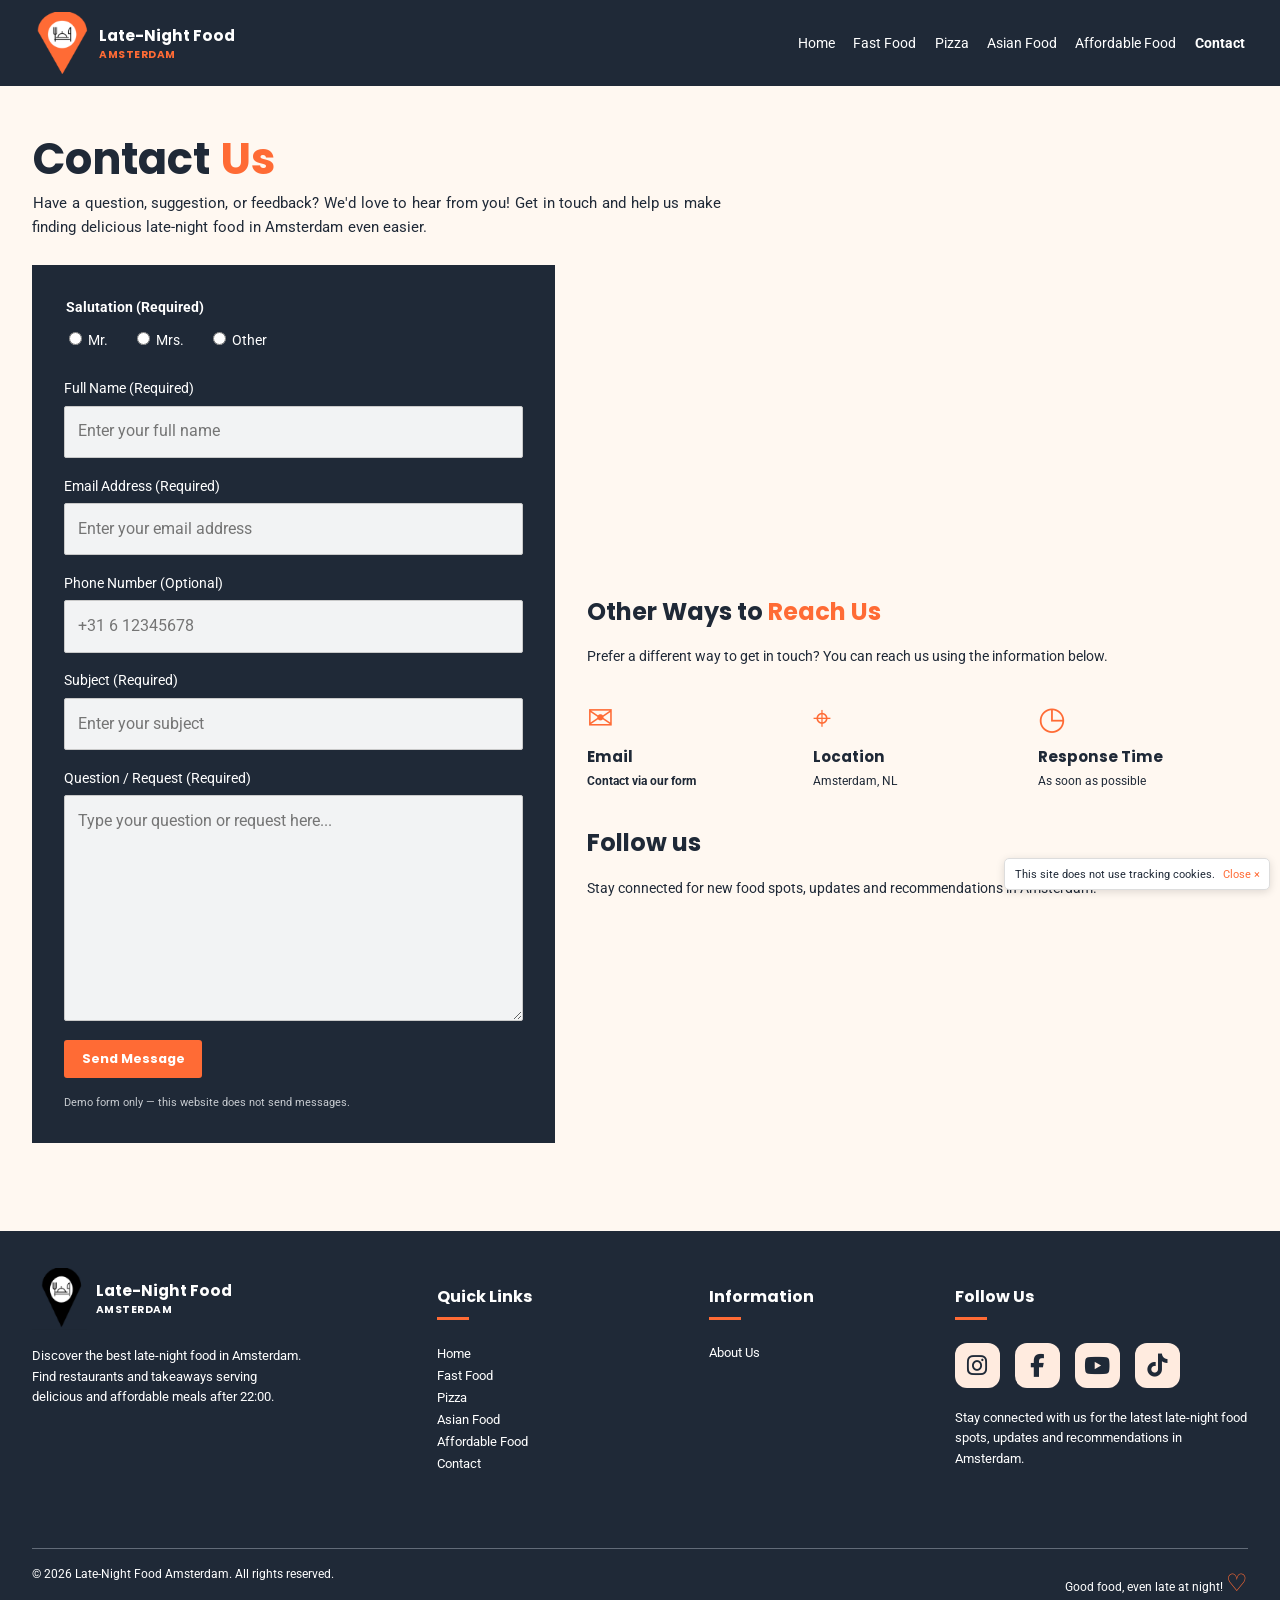
<file: contact.html>
<!DOCTYPE html>
<html lang="en">

<head>
    <meta charset="utf-8" />
    <meta content="Fuad Abdi Mumed" name="author" />
    <meta
        content="Contact Late-Night Food Amsterdam with your questions, suggestions or feedback about late-night restaurant listings."
        name="description" />
    <meta content="Amsterdam, late-night, food, restaurants, neighbourhoods" name="keywords" />
    <meta content="width=device-width, initial-scale=1.0" name="viewport" />
    <title>
        Contact | Late-Night Food Amsterdam
    </title>
    <link href="design/favicon.svg" rel="icon" type="image/svg+xml" />
    <link href="https://fonts.googleapis.com" rel="preconnect" />
    <link crossorigin="" href="https://fonts.gstatic.com" rel="preconnect" />
    <link
        href="https://fonts.googleapis.com/css2?family=Poppins:wght@400;500;600;700;800&amp;family=Roboto:wght@400;500;700&amp;display=swap"
        rel="stylesheet" type="text/css" />
    <link href="css/style.css" rel="stylesheet" type="text/css" />
   
    <link href="https://cdnjs.cloudflare.com/ajax/libs/font-awesome/6.7.2/css/all.min.css" rel="stylesheet"
        type="text/css" />
 
</head>

<body>
    <!-- HEADER -->
    <header class="site-header">
        <section class="header-inner">
            <h2 class="sr-only">
                Website header
            </h2>
            <a class="brand" href="index.html">
                <img alt="Late-Night Food Amsterdam pin logo" height="60" src="img/logo.png"
                    title="Late-Night Food Amsterdam" width="54" />
                <span>
                    Late-Night Food
                    <small>
                        AMSTERDAM
                    </small>
                </span>
            </a>
            <input aria-label="Toggle menu" class="menu-toggle" id="menu-toggle" type="checkbox" />
           <label class="menu-label" for="menu-toggle">☰</label>
            <nav aria-label="Main navigation" class="main-nav">
                <ul>
                    <li>
                        <a href="index.html">
                            Home
                        </a>
                    </li>
                    <li>
                        <a href="fastfood.html">
                            Fast Food
                        </a>
                    </li>
                    <li>
                        <a href="pizza.html">
                            Pizza
                        </a>
                    </li>
                    <li>
                        <a href="asianfood.html">
                            Asian Food
                        </a>
                    </li>
                    <li>
                        <a href="affordable.html">
                            Affordable Food
                        </a>
                    </li>
                    <li>
                        <a aria-current="page" href="contact.html">
                            Contact
                        </a>
                    </li>
                </ul>
            </nav>
        </section>
    </header>
    <!-- MAIN CONTENT -->
    <main class="contact-main">
        <section class="contact-heading">
            <h1>
                Contact
                <em>
                    Us
                </em>
            </h1>
            <p>
                Have a question, suggestion, or feedback?
                We'd love to hear from you! Get in touch and
                help us make finding delicious late-night food
                in Amsterdam even easier.
            </p>
        </section>
        <section class="contact-columns">
            <!-- CONTACT FORM -->
            <section class="form-panel">
                <h2 class="sr-only">
                    Contact form
                </h2>
              <form id="contact-demo-form" action="contact.html#form-status" method="get">
                    <fieldset>
                        <legend>
                            Salutation (Required)
                        </legend>
                        <section class="radio-row">
                            <h3 class="sr-only">
                                Choose your title
                            </h3>
                            <label>
                                <input name="title" required="" type="radio" value="Mr" />
                                Mr.
                            </label>
                            <label>
                                <input name="title" type="radio" value="Mrs" />
                                Mrs.
                            </label>
                            <label>
                                <input name="title" type="radio" value="Other" />
                                Other
                            </label>
                        </section>
                    </fieldset>
                    <label for="fullname">
                        Full Name (Required)
                    </label>
                    <input id="fullname" minlength="2" name="fullname" placeholder="Enter your full name" required=""
                        type="text" />
                    <label for="email">
                        Email Address (Required)
                    </label>
                    <input id="email" name="email" placeholder="Enter your email address" required="" type="email" />
                    <label for="phone">
                        Phone Number (Optional)
                    </label>
                    <input id="phone" name="phone" placeholder="+31 6 12345678" type="tel" />
                    <label for="subject">
                        Subject (Required)
                    </label>
                    <input id="subject" name="subject" placeholder="Enter your subject" required="" type="text" />
                    <label for="message">
                        Question / Request (Required)
                    </label>
                    <textarea id="message" name="message" placeholder="Type your question or request here..."
                        required="" rows="8"></textarea>
                    <input class="btn-orange submit-btn" type="submit" value="Send Message" />
                </form>
                <p id="form-status" class="form-disclaimer" role="status">
                    Thank you! Your form has been submitted for this demonstration.
                    No message was actually sent.
                </p>
                <p class="form-disclaimer">
                    Demo form only &mdash; this website does not send messages.
                </p>
            </section>
            <!-- CONTACT INFORMATION -->
            <aside class="contact-info">
                <figure>
                    <video autoplay="" loop="" muted="" playsinline="" preload="metadata"
                        title="Amsterdam city lights at night">
                        <source src="media/amsterdam-contact.mp4" type="video/mp4" />
                        Your browser does not support the video.
                    </video>
                    <figcaption class="sr-only">
                        Amsterdam city lights at night
                    </figcaption>
                </figure>
                <h2>
                    Other Ways to
                    <em>
                        Reach Us
                    </em>
                </h2>
                <p>
                    Prefer a different way to get in touch?
                    You can reach us using the information below.
                </p>
                <section class="contact-methods">
                    <article>
                        <span aria-hidden="true">
                            ✉
                        </span>
                        <h3>
                            Email
                        </h3>
                        <p>
                            <strong>
                                Contact via our form
                            </strong>
                        </p>
                    </article>
                    <article>
                        <span aria-hidden="true">
                            &target;
                        </span>
                        <h3>
                            Location
                        </h3>
                        <p>
                            Amsterdam, NL
                        </p>
                    </article>
                    <article>
                        <span aria-hidden="true">
                            ◷
                        </span>
                        <h3>
                            Response Time
                        </h3>
                        <p>
                            As soon as possible
                        </p>
                    </article>
                </section>
                <h2>
                    Follow us
                </h2>
                <p>
                    Stay connected for new food spots,
                    updates and recommendations in Amsterdam.
                </p>
            </aside>
        </section>
    </main>
    <!-- FOOTER -->
    <footer class="site-footer">
        <section class="footer-inner">
            <section class="footer-about">
                <h2 class="sr-only">
                    About this website
                </h2>
                <a class="brand" href="index.html">
                    <img alt="Food pin logo" height="60" src="img/logofooter.png" title="Late-Night Food" width="54" />
                    <span>
                        Late-Night Food
                        <small>
                            AMSTERDAM
                        </small>
                    </span>
                </a>
                <p>
                    Discover the best late-night food in Amsterdam.
                    Find restaurants and takeaways serving delicious
                    and affordable meals after 22:00.
                </p>
            </section>
            <section>
                <h2>
                    Quick Links
                </h2>
                <nav aria-label="Footer navigation">
                    <ul>
                        <li>
                            <a href="index.html">
                                Home
                            </a>
                        </li>
                        <li>
                            <a href="fastfood.html">
                                Fast Food
                            </a>
                        </li>
                        <li>
                            <a href="pizza.html">
                                Pizza
                            </a>
                        </li>
                        <li>
                            <a href="asianfood.html">
                                Asian Food
                            </a>
                        </li>
                        <li>
                            <a href="affordable.html">
                                Affordable Food
                            </a>
                        </li>
                        <li>
                            <a href="contact.html">
                                Contact
                            </a>
                        </li>
                    </ul>
                </nav>
            </section>
            <section>
                <h2>
                    Information
                </h2>
                <p>
                    <a href="index.html#about">
                        About Us
                    </a>
                </p>
            </section>
            <section>
                <h2>
                    Follow Us
                </h2>
                <p class="socials">
                    <a aria-label="Instagram"
                        href="https://www.instagram.com/late_night_food_in_amsterdam?xtok=aW12a2M1NmpsdDB4&amp;utm_source=qr"
                        rel="noopener noreferrer" target="_blank">
                        <i aria-hidden="true" class="fa-brands fa-instagram">
                        </i>
                    </a>
                    <a aria-label="Facebook" href="https://www.facebook.com/share/18cjVKNwvF/?mibextid=wwXIfr"
                        rel="noopener noreferrer" target="_blank">
                        <i aria-hidden="true" class="fa-brands fa-facebook-f">
                        </i>
                    </a>
                    <a aria-label="YouTube" href="https://www.youtube.com/@fueharochannel6216" rel="noopener noreferrer"
                        target="_blank">
                        <i aria-hidden="true" class="fa-brands fa-youtube">
                        </i>
                    </a>
                    <a aria-label="TikTok" href="https://www.tiktok.com/@xyatcd?_r=1&amp;_t=ZN-9Auv4hte4yk"
                        rel="noopener noreferrer" target="_blank">
                        <i aria-hidden="true" class="fa-brands fa-tiktok">
                        </i>
                    </a>
                </p>
                <p>
                    Stay connected with us for the latest late-night
                    food spots, updates and recommendations in Amsterdam.
                </p>
            </section>
        </section>
        <section class="footer-bottom">
            <h2 class="sr-only">
                Copyright and website information
            </h2>
            <p>
                &copy; 2026 Late-Night Food Amsterdam.
                All rights reserved.
            </p>
            <p>
                Good food, even late at night!
                <span class="heart">
                    ♡
                </span>
            </p>
        </section>
    </footer>
    <!-- COOKIE NOTE -->
    <aside aria-label="Cookie information" class="cookie-note">
        <input id="cookie-dismiss" type="checkbox" />
        <p>
            This site does not use tracking cookies.
        </p>
        <label for="cookie-dismiss">
            Close &times;
        </label>
    </aside>

</body>

</html>
</file>
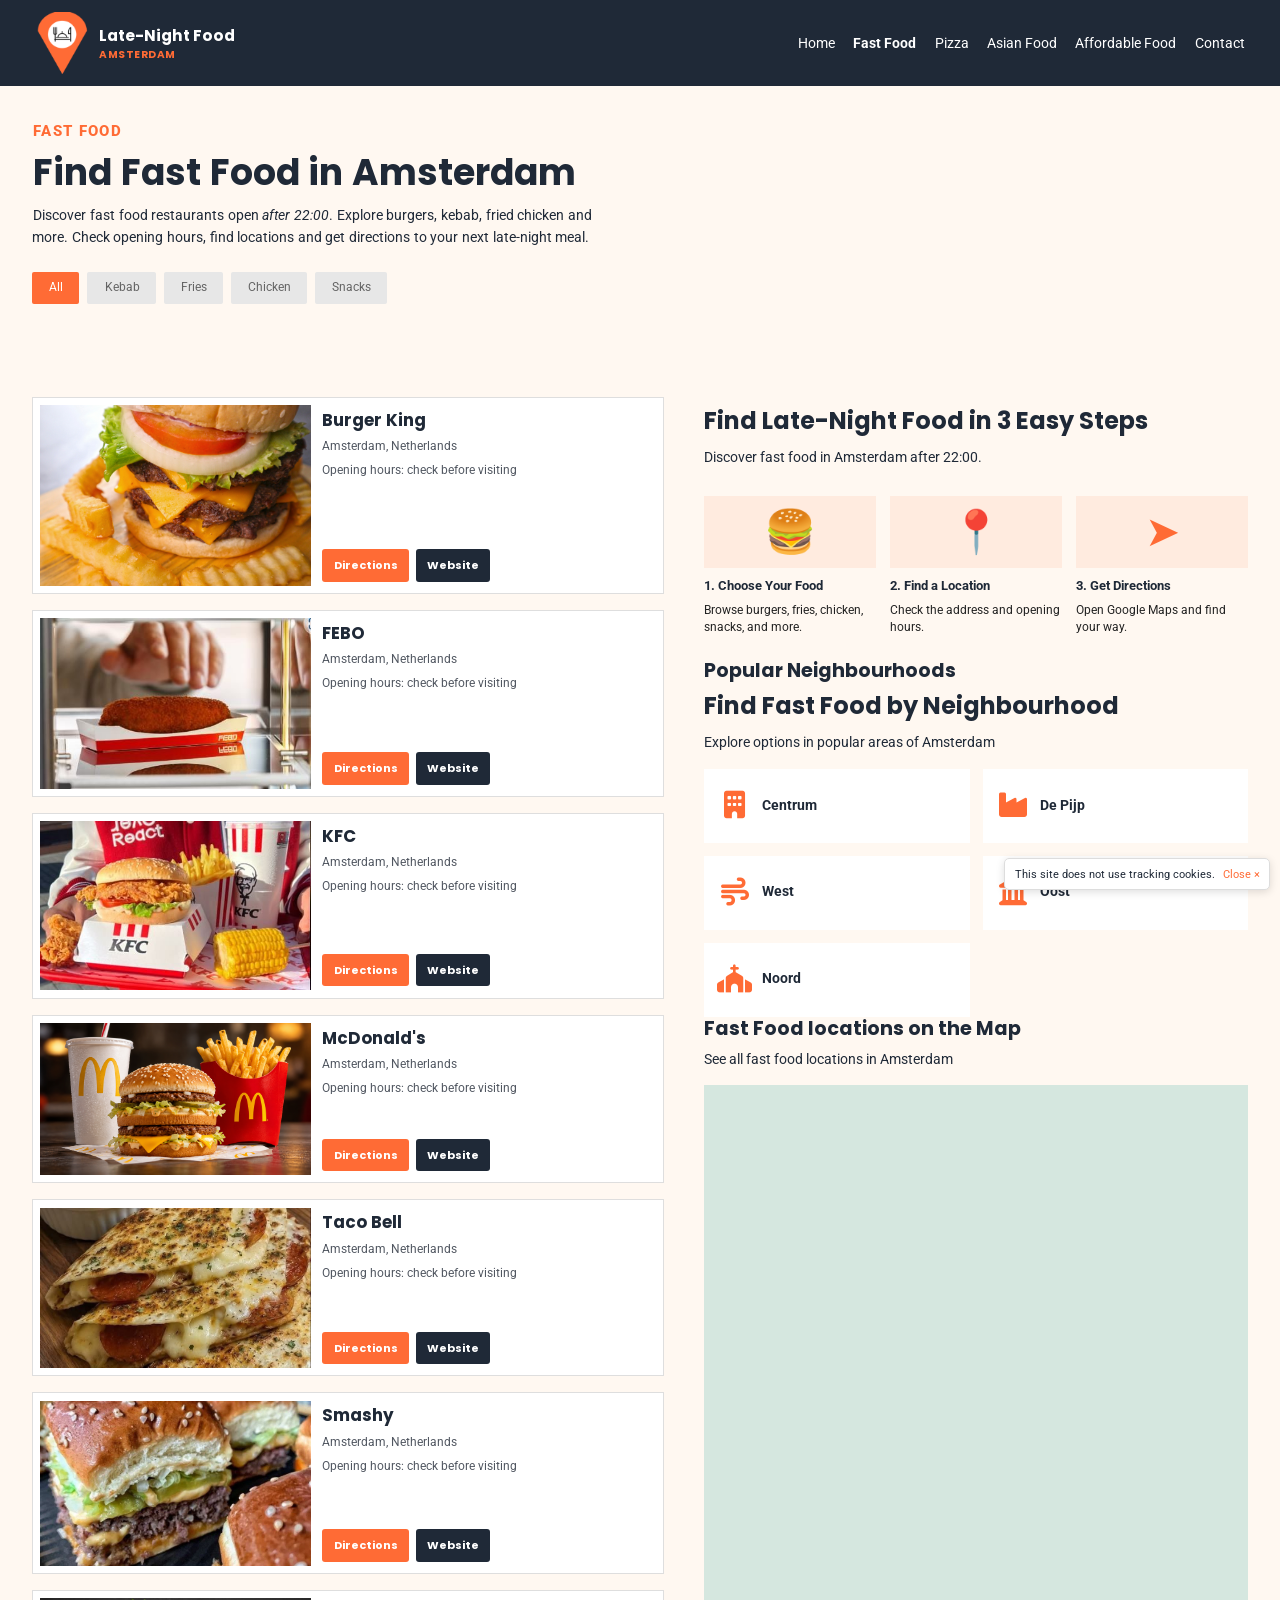
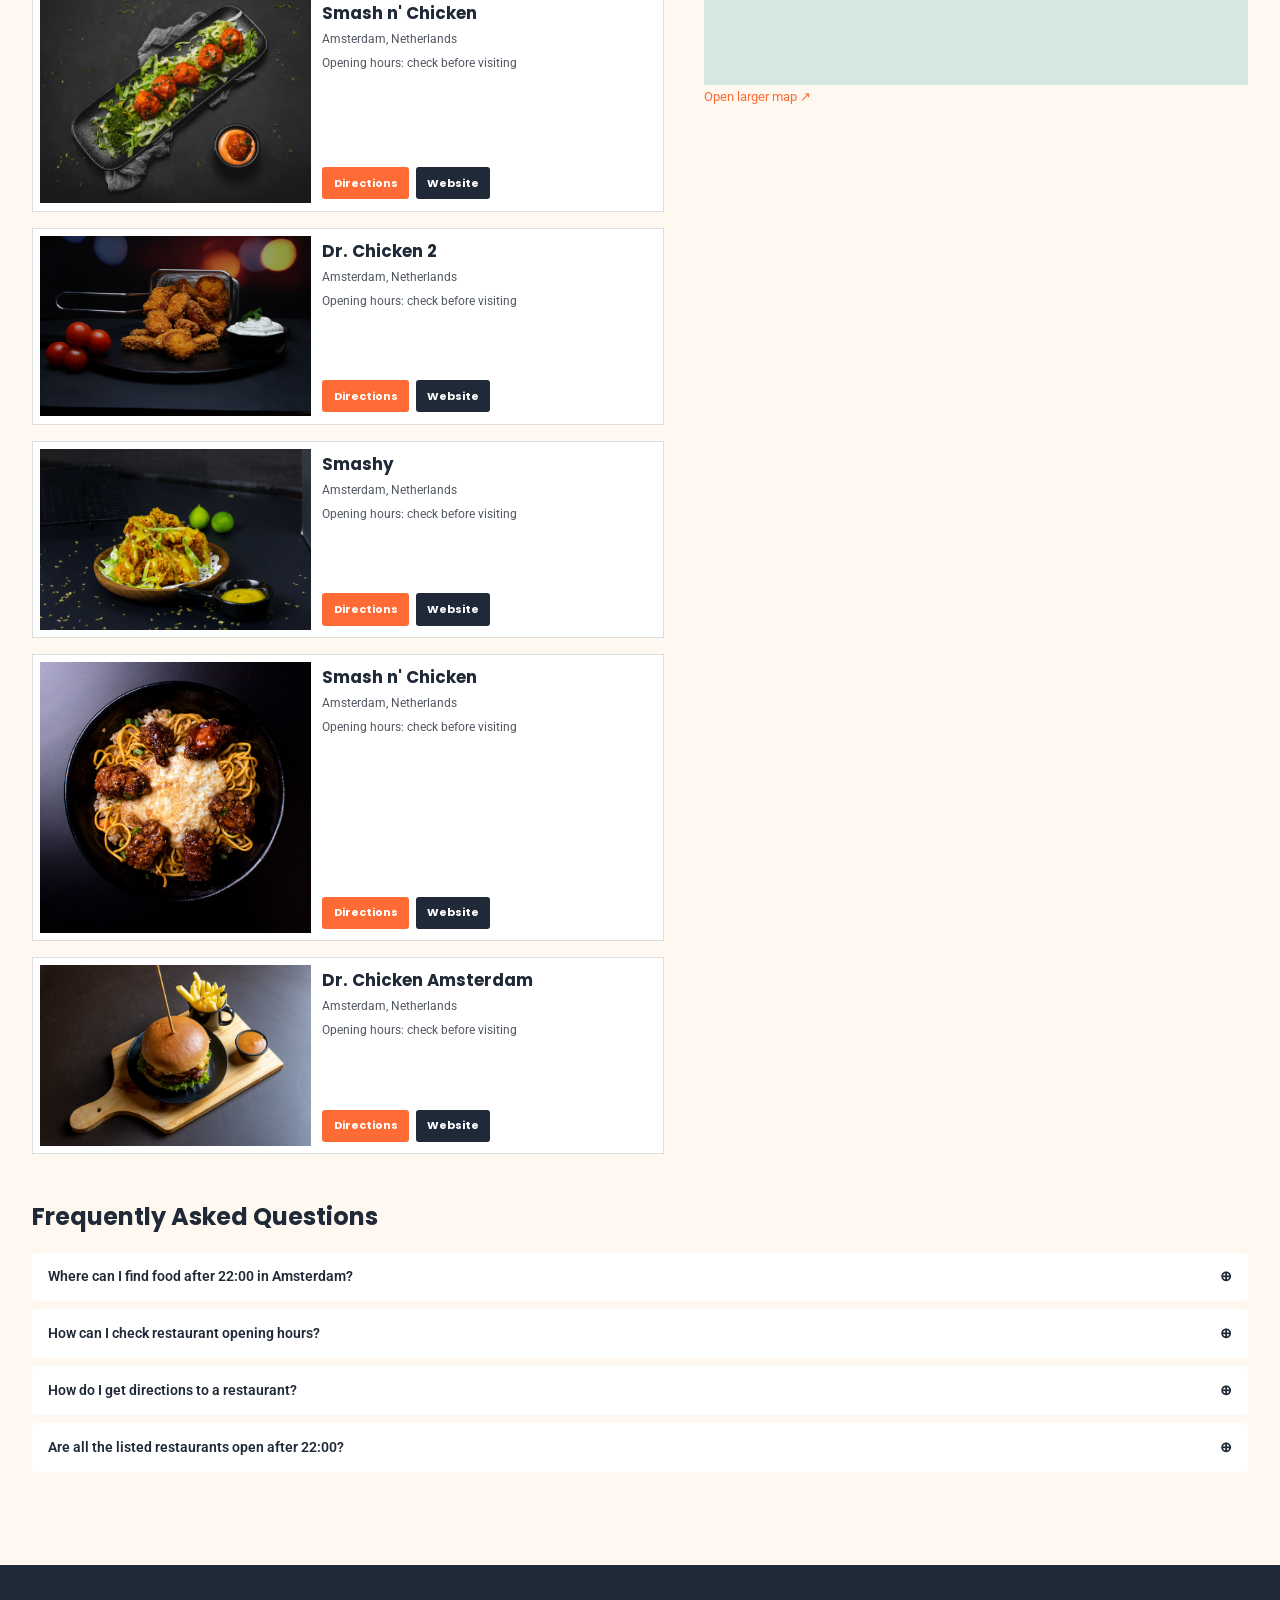
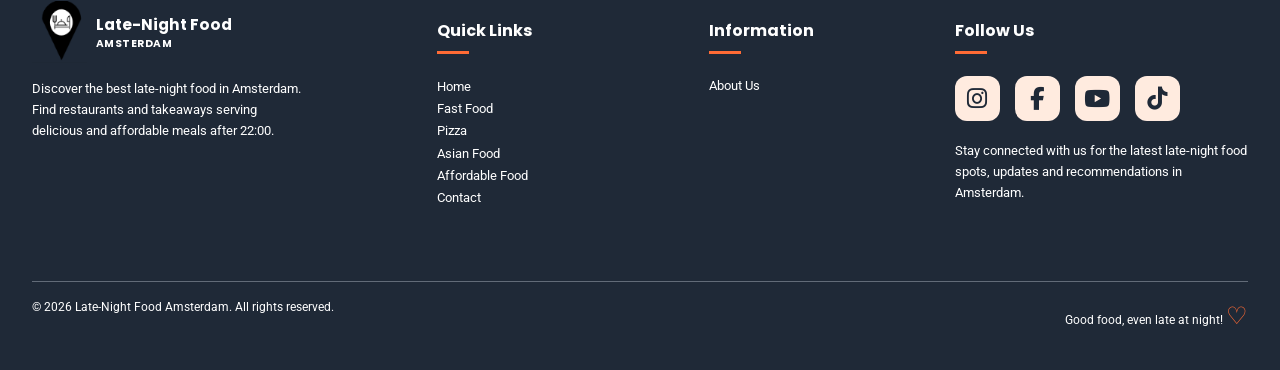
<file: fastfood.html>
<!DOCTYPE html>

<html lang="en">

<head>
    <meta charset="utf-8" />
    <meta content="Fuad Abdi Mumed" name="author" />
    <meta
        content="Find great food after 22:00 in Amsterdam. Discover fast food, pizza, Asian food and affordable restaurants by neighbourhood."
        name="description" />
    <meta content="Amsterdam, late-night, food, restaurants, neighbourhoods" name="keywords" />
    <meta content="width=device-width, initial-scale=1.0" name="viewport" />
    <title>Fast Food | Late-Night Food Amsterdam</title>
    <link href="design/favicon.svg" rel="icon" type="image/svg+xml" />
    <link href="https://fonts.googleapis.com" rel="preconnect" />
    <link crossorigin="" href="https://fonts.gstatic.com" rel="preconnect" />
    <link
        href="https://fonts.googleapis.com/css2?family=Poppins:wght@400;500;600;700;800&amp;family=Roboto:wght@400;500;700&amp;display=swap"
        rel="stylesheet" type="text/css" />
    <!-- Font Awesome icons -->
    <link href="https://cdnjs.cloudflare.com/ajax/libs/font-awesome/6.7.2/css/all.min.css" rel="stylesheet" />
    <link href="css/style.css" rel="stylesheet" type="text/css" />
</head>

<body>
    <!-- HEADER -->
    <header class="site-header">
        <section class="header-inner">
            <h2 class="sr-only">Website header</h2>
            <a class="brand" href="index.html">
                <img alt="Late-Night Food Amsterdam pin logo" height="60" src="img/logo.png"
                    title="Late-Night Food Amsterdam" width="54" />
                <span>
                    Late-Night Food
                    <small>AMSTERDAM</small>
                </span>
            </a>
            <input aria-label="Toggle menu" class="menu-toggle" id="menu-toggle" type="checkbox" />
            <label class="menu-label" for="menu-toggle">☰</label>
            <nav aria-label="Main navigation" class="main-nav">
                <ul>
                    <li><a href="index.html">Home</a></li>
                    <li><a aria-current="page" href="fastfood.html">Fast Food</a></li>
                    <li><a href="pizza.html">Pizza</a></li>
                    <li><a href="asianfood.html">Asian Food</a></li>
                    <li><a href="affordable.html">Affordable Food</a></li>
                    <li><a href="contact.html">Contact</a></li>
                </ul>
            </nav>
        </section>
    </header>
    <main class="detail-main">
        <!-- HERO SECTION -->
        <section class="detail-top">
            <section class="detail-heading">
                <p class="section-kicker">FAST FOOD</p>
                <h1>Find Fast Food in Amsterdam</h1>
                <p>
                    Discover fast food restaurants open <em>after 22:00</em>.
                    Explore burgers, kebab, fried chicken and more.
                    Check opening hours, find locations and get directions
                    to your next late-night meal.
                </p>
                <nav aria-label="Food types" class="filter-chips">
                    <a href="#restaurants">All</a>
                    <a href="#restaurants">Kebab</a>
                    <a href="#restaurants">Fries</a>
                    <a href="#restaurants">Chicken</a>
                    <a href="#restaurants">Snacks</a>
                </nav>
            </section>
            <figure class="detail-banner">
                <video autoplay="" loop="" muted="" playsinline="" preload="metadata">
                    <source src="media/fastfood-hero.mp4" type="video/mp4" />
                    Your browser does not support the video.
                </video>
            </figure>
        </section>
        <!-- MAIN CONTENT -->
        <section class="detail-columns">
            <!-- RESTAURANT LIST -->
            <section class="restaurant-list" id="restaurants"><input checked="" class="mobile-page-radio"
                    id="mobile-page-1" name="mobile-restaurant-page" type="radio" /><input class="mobile-page-radio"
                    id="mobile-page-2" name="mobile-restaurant-page" type="radio" />
                <!-- BURGER KING -->
                <article class="restaurant-row">
                    <figure>
                        <img alt="Burger King food" loading="lazy" src="img/fast1.jpg" title="Burger King food" />
                    </figure>
                    <section class="restaurant-details">
                        <h2>Burger King</h2>
                        <p>Amsterdam, Netherlands</p>
                        <p>Opening hours: check before visiting</p>
                        <nav aria-label="Links for Burger King" class="restaurant-buttons">
                            <a class="btn-orange"
                                href="https://www.google.com/maps/search/?api=1&amp;query=Burger%20King%20Amsterdam"
                                rel="noopener noreferrer" target="_blank">
                                Directions
                            </a>
                            <a class="btn-dark"
                                href="https://www.google.com/search?q=Burger%20King%20Amsterdam+restaurant+website"
                                rel="noopener noreferrer" target="_blank">
                                Website
                            </a>
                        </nav>
                    </section>
                </article>
                <!-- FEBO -->
                <article class="restaurant-row">
                    <figure>
                        <img alt="FEBO food" loading="lazy" src="img/fast-2.jpg" title="FEBO food" />
                    </figure>
                    <section class="restaurant-details">
                        <h2>FEBO</h2>
                        <p>Amsterdam, Netherlands</p>
                        <p>Opening hours: check before visiting</p>
                        <nav aria-label="Links for FEBO" class="restaurant-buttons">
                            <a class="btn-orange"
                                href="https://www.google.com/maps/search/?api=1&amp;query=FEBO%20Amsterdam"
                                rel="noopener noreferrer" target="_blank">
                                Directions
                            </a>
                            <a class="btn-dark"
                                href="https://www.google.com/search?q=FEBO%20Amsterdam+restaurant+website"
                                rel="noopener noreferrer" target="_blank">
                                Website
                            </a>
                        </nav>
                    </section>
                </article>
                <!-- KFC -->
                <article class="restaurant-row">
                    <figure>
                        <img alt="KFC food" loading="lazy" src="img/fast-3.jpg" title="KFC food" />
                    </figure>
                    <section class="restaurant-details">
                        <h2>KFC</h2>
                        <p>Amsterdam, Netherlands</p>
                        <p>Opening hours: check before visiting</p>
                        <nav aria-label="Links for KFC" class="restaurant-buttons">
                            <a class="btn-orange"
                                href="https://www.google.com/maps/search/?api=1&amp;query=KFC%20Amsterdam"
                                rel="noopener noreferrer" target="_blank">
                                Directions
                            </a>
                            <a class="btn-dark"
                                href="https://www.google.com/search?q=KFC%20Amsterdam+restaurant+website"
                                rel="noopener noreferrer" target="_blank">
                                Website
                            </a>
                        </nav>
                    </section>
                </article>
                <!-- MCDONALD'S -->
                <article class="restaurant-row">
                    <figure>
                        <img alt="McDonald's food" loading="lazy" src="img/fast-4.png" title="McDonald's food" />
                    </figure>
                    <section class="restaurant-details">
                        <h2>McDonald's</h2>
                        <p>Amsterdam, Netherlands</p>
                        <p>Opening hours: check before visiting</p>
                        <nav aria-label="Links for McDonald's" class="restaurant-buttons">
                            <a class="btn-orange"
                                href="https://www.google.com/maps/search/?api=1&amp;query=McDonalds%20Amsterdam"
                                rel="noopener noreferrer" target="_blank">
                                Directions
                            </a>
                            <a class="btn-dark"
                                href="https://www.google.com/search?q=McDonalds%20Amsterdam+restaurant+website"
                                rel="noopener noreferrer" target="_blank">
                                Website
                            </a>
                        </nav>
                    </section>
                </article>
                <!-- TACO BELL -->
                <article class="restaurant-row">
                    <figure>
                        <img alt="Taco Bell food" loading="lazy" src="img/fast-5.jpg" title="Taco Bell food" />
                    </figure>
                    <section class="restaurant-details">
                        <h2>Taco Bell</h2>
                        <p>Amsterdam, Netherlands</p>
                        <p>Opening hours: check before visiting</p>
                        <nav aria-label="Links for Taco Bell" class="restaurant-buttons">
                            <a class="btn-orange"
                                href="https://www.google.com/maps/search/?api=1&amp;query=Taco%20Bell%20Amsterdam"
                                rel="noopener noreferrer" target="_blank">
                                Directions
                            </a>
                            <a class="btn-dark"
                                href="https://www.google.com/search?q=Taco%20Bell%20Amsterdam+restaurant+website"
                                rel="noopener noreferrer" target="_blank">
                                Website
                            </a>
                        </nav>
                    </section>
                </article>
                <!-- SMASHY -->
                <article class="restaurant-row">
                    <figure>
                        <img alt="Smashy food" loading="lazy" src="img/fast-6.jpg" title="Smashy food" />
                    </figure>
                    <section class="restaurant-details">
                        <h2>Smashy</h2>
                        <p>Amsterdam, Netherlands</p>
                        <p>Opening hours: check before visiting</p>
                        <nav aria-label="Links for Smashy" class="restaurant-buttons">
                            <a class="btn-orange"
                                href="https://www.google.com/maps/search/?api=1&amp;query=Smashy%20Amsterdam"
                                rel="noopener noreferrer" target="_blank">
                                Directions
                            </a>
                            <a class="btn-dark"
                                href="https://www.google.com/search?q=Smashy%20Amsterdam+restaurant+website"
                                rel="noopener noreferrer" target="_blank">
                                Website
                            </a>
                        </nav>
                    </section>
                </article>
                <!-- SMASH N' CHICKEN -->
                <article class="restaurant-row">
                    <figure>
                        <img alt="Smash n' Chicken food" loading="lazy" src="img/fast-7.jpg"
                            title="Smash n' Chicken food" />
                    </figure>
                    <section class="restaurant-details">
                        <h2>Smash n' Chicken</h2>
                        <p>Amsterdam, Netherlands</p>
                        <p>Opening hours: check before visiting</p>
                        <nav aria-label="Links for Smash n' Chicken" class="restaurant-buttons">
                            <a class="btn-orange"
                                href="https://www.google.com/maps/search/?api=1&amp;query=Smash%20n%20Chicken%20Amsterdam"
                                rel="noopener noreferrer" target="_blank">
                                Directions
                            </a>
                            <a class="btn-dark"
                                href="https://www.google.com/search?q=Smash+n+Chicken+Amsterdam+restaurant+website"
                                rel="noopener noreferrer" target="_blank">
                                Website
                            </a>
                        </nav>
                    </section>
                </article>
                <!-- DR. CHICKEN 2 -->
                <article class="restaurant-row">
                    <figure>
                        <img alt="Dr. Chicken 2 food" loading="lazy" src="img/fast-8.jpg" title="Dr. Chicken 2 food" />
                    </figure>
                    <section class="restaurant-details">
                        <h2>Dr. Chicken 2</h2>
                        <p>Amsterdam, Netherlands</p>
                        <p>Opening hours: check before visiting</p>
                        <nav aria-label="Links for Dr. Chicken 2" class="restaurant-buttons">
                            <a class="btn-orange"
                                href="https://www.google.com/maps/search/?api=1&amp;query=Dr.%20Chicken%202%20Amsterdam"
                                rel="noopener noreferrer" target="_blank">
                                Directions
                            </a>
                            <a class="btn-dark"
                                href="https://www.google.com/search?q=Dr.+Chicken+2+Amsterdam+restaurant+website"
                                rel="noopener noreferrer" target="_blank">
                                Website
                            </a>
                        </nav>
                    </section>
                </article>
                <!-- SMASHY SECOND CARD -->
                <article class="restaurant-row">
                    <figure>
                        <img alt="Smashy food" loading="lazy" src="img/fast-9.jpg" title="Smashy food" />
                    </figure>
                    <section class="restaurant-details">
                        <h2>Smashy</h2>
                        <p>Amsterdam, Netherlands</p>
                        <p>Opening hours: check before visiting</p>
                        <nav aria-label="Links for Smashy" class="restaurant-buttons">
                            <a class="btn-orange"
                                href="https://www.google.com/maps/search/?api=1&amp;query=Smashy%20Amsterdam"
                                rel="noopener noreferrer" target="_blank">
                                Directions
                            </a>
                            <a class="btn-dark"
                                href="https://www.google.com/search?q=Smashy%20Amsterdam+restaurant+website"
                                rel="noopener noreferrer" target="_blank">
                                Website
                            </a>
                        </nav>
                    </section>
                </article>
                <!-- SMASH N' CHICKEN SECOND CARD -->
                <article class="restaurant-row">
                    <figure>
                        <img alt="Smash n' Chicken food" loading="lazy" src="img/fast-10.jpg"
                            title="Smash n' Chicken food" />
                    </figure>
                    <section class="restaurant-details">
                        <h2>Smash n' Chicken</h2>
                        <p>Amsterdam, Netherlands</p>
                        <p>Opening hours: check before visiting</p>
                        <nav aria-label="Links for Smash n' Chicken" class="restaurant-buttons">
                            <a class="btn-orange"
                                href="https://www.google.com/maps/search/?api=1&amp;query=Smash%20n%20Chicken%20Amsterdam"
                                rel="noopener noreferrer" target="_blank">
                                Directions
                            </a>
                            <a class="btn-dark"
                                href="https://www.google.com/search?q=Smash+n+Chicken+Amsterdam+restaurant+website"
                                rel="noopener noreferrer" target="_blank">
                                Website
                            </a>
                        </nav>
                    </section>
                </article>
                <!-- DR. CHICKEN AMSTERDAM -->
                <article class="restaurant-row">
                    <figure>
                        <img alt="Dr. Chicken Amsterdam food" loading="lazy" src="img/fast-11.jpg"
                            title="Dr. Chicken Amsterdam food" />
                    </figure>
                    <section class="restaurant-details">
                        <h2>Dr. Chicken Amsterdam</h2>
                        <p>Amsterdam, Netherlands</p>
                        <p>Opening hours: check before visiting</p>
                        <nav aria-label="Links for Dr. Chicken Amsterdam" class="restaurant-buttons">
                            <a class="btn-orange"
                                href="https://www.google.com/maps/search/?api=1&amp;query=Dr.%20Chicken%20Amsterdam"
                                rel="noopener noreferrer" target="_blank">
                                Directions
                            </a>
                            <a class="btn-dark"
                                href="https://www.google.com/search?q=Dr.+Chicken+Amsterdam+restaurant+website"
                                rel="noopener noreferrer" target="_blank">
                                Website
                            </a>
                        </nav>
                    </section>
                </article>
                <section class="mobile-map">
                    <h3>Fast Food locations on the Map</h3>
                    <p>See all fast food locations in Amsterdam</p>
                    <iframe loading="lazy" referrerpolicy="no-referrer-when-downgrade"
                        src="https://www.openstreetmap.org/export/embed.html?bbox=4.835%2C52.335%2C4.975%2C52.405&amp;layer=mapnik"
                        title="Map of Amsterdam restaurants">
                    </iframe>
                    <p>
                        <a class="map-link" href="https://www.openstreetmap.org/#map=12/52.370/4.900"
                            rel="noopener noreferrer" target="_blank">
                            Open larger map ↗
                        </a>
                    </p>
                </section>
                <nav aria-label="Mobile restaurant pages" class="mobile-pagination"><label for="mobile-page-1"
                        title="Show restaurant page 1">1</label><label for="mobile-page-2"
                        title="Show restaurant page 2">2</label></nav>
            </section>
            <!-- RIGHT SIDEBAR -->
            <aside class="detail-sidebar">
                <!-- WHY FAST FOOD -->
                <section class="why-block">
                    <h2>Find Late-Night Food in 3 Easy Steps</h2>
                    <p>Discover fast food in Amsterdam after 22:00.</p>
                    <section class="feature-icons">
                        <h2 class="sr-only">Three steps to find food</h2>
                        <article>
                            <span aria-hidden="true">🍔</span>
                            <section>
                                <h3 class="sr-only">1. Choose Your Food</h3>
                                <strong>1. Choose Your Food</strong>
                                <p>Browse burgers, fries, chicken, snacks, and more.</p>
                            </section>
                        </article>
                        <article>
                            <span aria-hidden="true">📍</span>
                            <section>
                                <h3 class="sr-only">2. Find a Location</h3>
                                <strong>2. Find a Location</strong>
                                <p>Check the address and opening hours.</p>
                            </section>
                        </article>
                        <article>
                            <span aria-hidden="true">➤</span>
                            <section>
                                <h3 class="sr-only">3. Get Directions</h3>
                                <strong>3. Get Directions</strong>
                                <p>Open Google Maps and find your way.</p>
                            </section>
                        </article>
                    </section>
                    <h3>Popular Neighbourhoods</h3>
                    <!-- NEIGHBOURHOODS WITH NEW ICONS -->
                    <section class="neighbourhood-block">
                        <h2>Find Fast Food by Neighbourhood</h2>
                        <p>Explore options in popular areas of Amsterdam</p>
                        <section class="neighbourhood-grid">
                            <h2 class="sr-only">Amsterdam neighbourhood links</h2>
                            <a href="https://www.google.com/maps/search/?api=1&amp;query=Fast%20Food%20Centrum%20Amsterdam"
                                rel="noopener noreferrer" target="_blank">
                                <span><i aria-hidden="true" class="fa-solid fa-building"></i></span>
                                Centrum
                            </a>
                            <a href="https://www.google.com/maps/search/?api=1&amp;query=Fast%20Food%20De%20Pijp%20Amsterdam"
                                rel="noopener noreferrer" target="_blank">
                                <span><i aria-hidden="true" class="fa-solid fa-industry"></i></span>
                                De Pijp
                            </a>
                            <a href="https://www.google.com/maps/search/?api=1&amp;query=Fast%20Food%20West%20Amsterdam"
                                rel="noopener noreferrer" target="_blank">
                                <span><i aria-hidden="true" class="fa-solid fa-wind"></i></span>
                                West
                            </a>
                            <a href="https://www.google.com/maps/search/?api=1&amp;query=Fast%20Food%20Oost%20Amsterdam"
                                rel="noopener noreferrer" target="_blank">
                                <span><i aria-hidden="true" class="fa-solid fa-landmark"></i></span>
                                Oost
                            </a>
                            <a href="https://www.google.com/maps/search/?api=1&amp;query=Fast%20Food%20Noord%20Amsterdam"
                                rel="noopener noreferrer" target="_blank">
                                <span><i aria-hidden="true" class="fa-solid fa-church"></i></span>
                                Noord
                            </a>
                        </section>
                    </section>
                    <!-- MAP -->
                    <section class="map-block">
                        <h3>Fast Food locations on the Map</h3>
                        <p>See all fast food locations in Amsterdam</p>
                        <iframe loading="lazy" referrerpolicy="no-referrer-when-downgrade"
                            src="https://www.openstreetmap.org/export/embed.html?bbox=4.835%2C52.335%2C4.975%2C52.405&amp;layer=mapnik"
                            title="Map of Amsterdam restaurants">
                        </iframe>
                        <p>
                            <a class="map-link" href="https://www.openstreetmap.org/#map=12/52.370/4.900"
                                rel="noopener noreferrer" target="_blank">
                                Open larger map ↗
                            </a>
                        </p>
                    </section>
                </section>
            </aside>
        </section>
        <!-- FAQ -->
        <section class="faq-block">
            <h2>Frequently Asked Questions</h2>
            <details>
                <summary>Where can I find food after 22:00 in Amsterdam?</summary>
                <p>
                    Explore the restaurant cards and check each
                    location before visiting.
                </p>
            </details>
            <details>
                <summary>How can I check restaurant opening hours?</summary>
                <p>
                    Use the website link or Google Maps for
                    the latest published hours.
                </p>
            </details>
            <details>
                <summary>How do I get directions to a restaurant?</summary>
                <p>
                    Select the orange Directions button beside a restaurant.
                </p>
            </details>
            <details>
                <summary>Are all the listed restaurants open after 22:00?</summary>
                <p>
                    Opening hours can change, so always verify
                    before travelling.
                </p>
            </details>
        </section>
    </main>
    <!-- FOOTER -->
    <footer class="site-footer">
        <section class="footer-inner">
            <section class="footer-about">
                <h2 class="sr-only">About this website</h2>
                <a class="brand" href="index.html">
                    <img alt="Food pin logo" height="60" src="img/logofooter.png" title="Late-Night Food" width="54" />
                    <span>
                        Late-Night Food
                        <small>AMSTERDAM</small>
                    </span>
                </a>
                <p>
                    Discover the best late-night food in Amsterdam.
                    Find restaurants and takeaways serving delicious
                    and affordable meals after 22:00.
                </p>
            </section>
            <section>
                <h2>Quick Links</h2>
                <nav aria-label="Footer navigation">
                    <ul>
                        <li><a href="index.html">Home</a></li>
                        <li><a href="fastfood.html">Fast Food</a></li>
                        <li><a href="pizza.html">Pizza</a></li>
                        <li><a href="asianfood.html">Asian Food</a></li>
                        <li><a href="affordable.html">Affordable Food</a></li>
                        <li><a href="contact.html">Contact</a></li>
                    </ul>
                </nav>
            </section>
            <section>
                <h2>Information</h2>
                <p><a href="index.html#about">About Us</a></p>
            </section>
            <section>
                <h2>Follow Us</h2>
                <p class="socials">
                    <a aria-label="Instagram"
                        href="https://www.instagram.com/late_night_food_in_amsterdam?xtok=aW12a2M1NmpsdDB4&amp;utm_source=qr"
                        rel="noopener noreferrer" target="_blank">
                        <i aria-hidden="true" class="fa-brands fa-instagram"></i>
                    </a>
                    <a aria-label="Facebook" href="https://www.facebook.com/share/18cjVKNwvF/?mibextid=wwXIfr"
                        rel="noopener noreferrer" target="_blank">
                        <i aria-hidden="true" class="fa-brands fa-facebook-f"></i>
                    </a>
                    <a aria-label="YouTube" href="https://www.youtube.com/@fueharochannel6216" rel="noopener noreferrer"
                        target="_blank">
                        <i aria-hidden="true" class="fa-brands fa-youtube"></i>
                    </a>
                    <a aria-label="TikTok" href="https://www.tiktok.com/@xyatcd?_r=1&amp;_t=ZN-9Auv4hte4yk"
                        rel="noopener noreferrer" target="_blank">
                        <i aria-hidden="true" class="fa-brands fa-tiktok"></i>
                    </a>
                </p>
                <p>
                    Stay connected with us for the latest late-night
                    food spots, updates and recommendations in Amsterdam.
                </p>
            </section>
        </section>
        <section class="footer-bottom">
            <h2 class="sr-only">Copyright and website information</h2>
            <p>© 2026 Late-Night Food Amsterdam. All rights reserved.</p>
            <p>Good food, even late at night! <span class="heart">♡</span></p>
        </section>
    </footer>
    <!-- COOKIE NOTE -->
    <aside aria-label="Cookie information" class="cookie-note">
        <input id="cookie-dismiss" type="checkbox" />
        <p>This site does not use tracking cookies.</p>
        <label for="cookie-dismiss">Close ×</label>
    </aside>
</body>

</html>
</file>
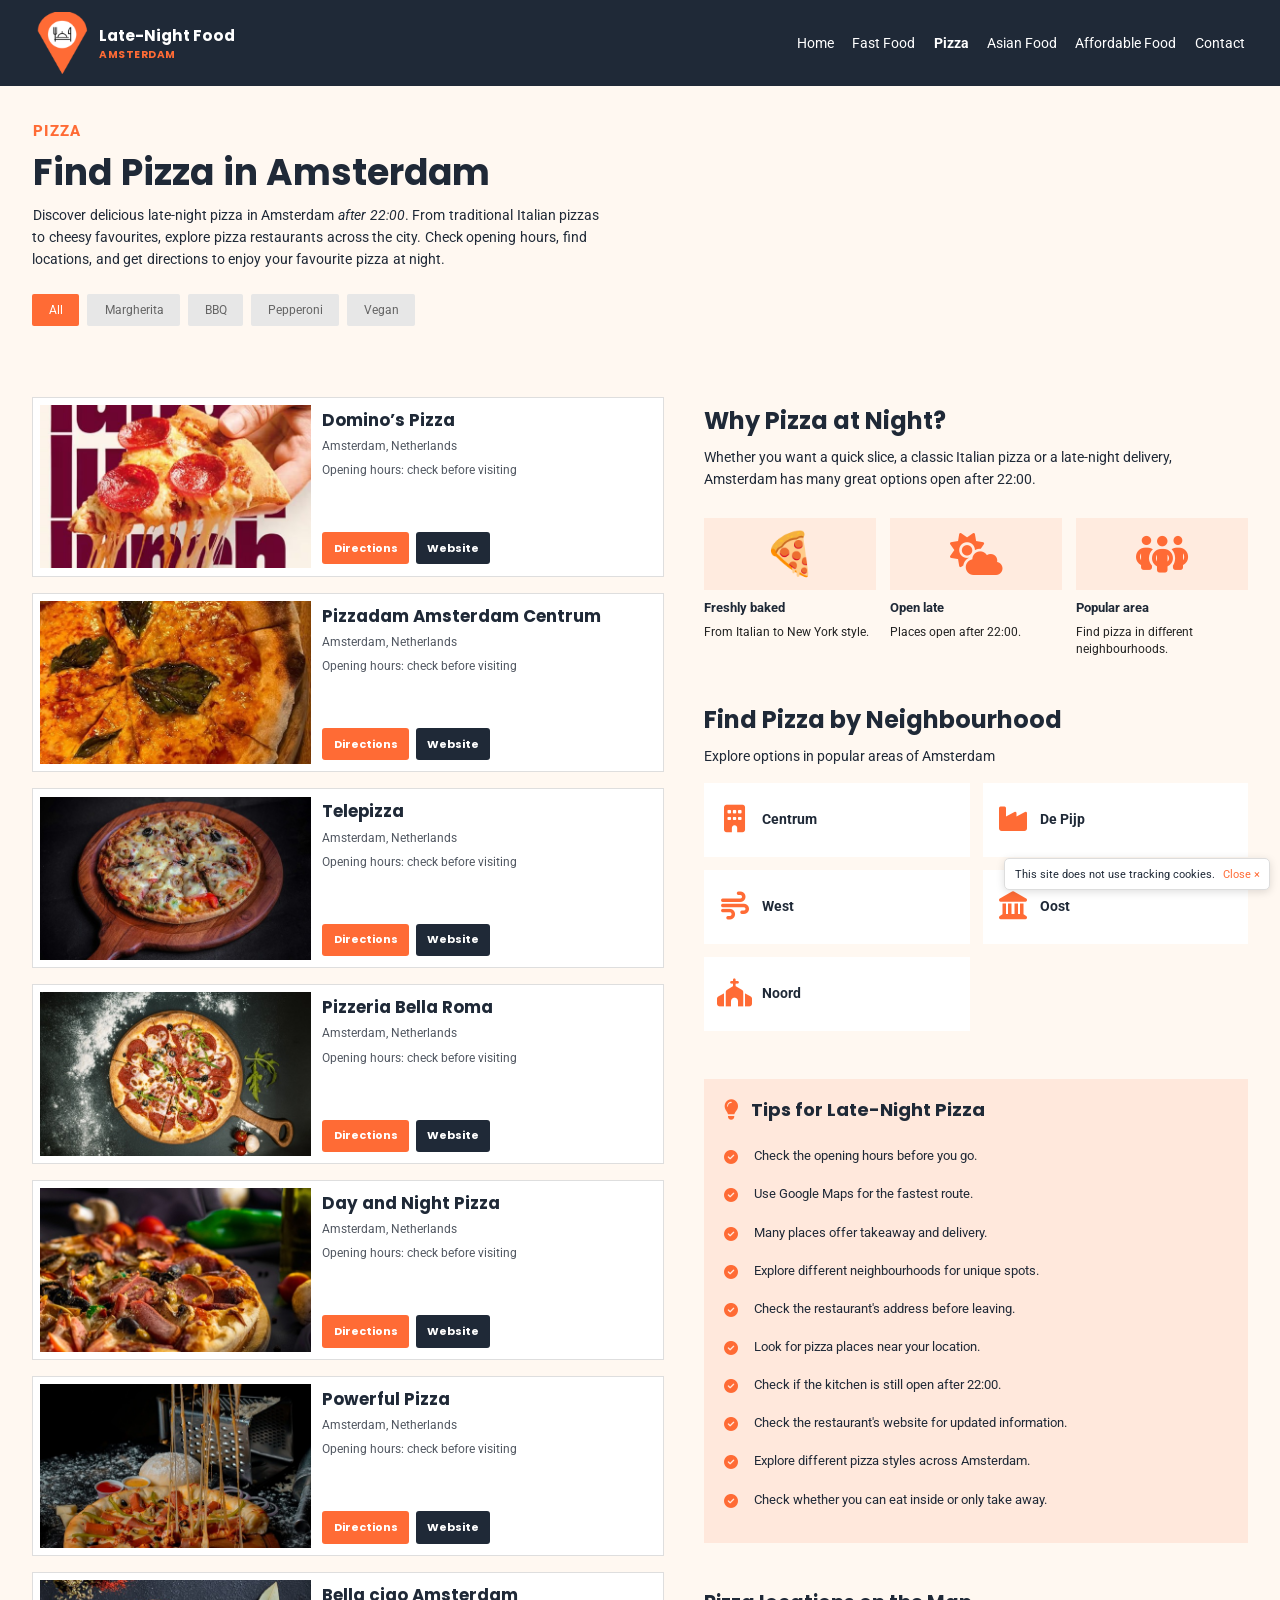
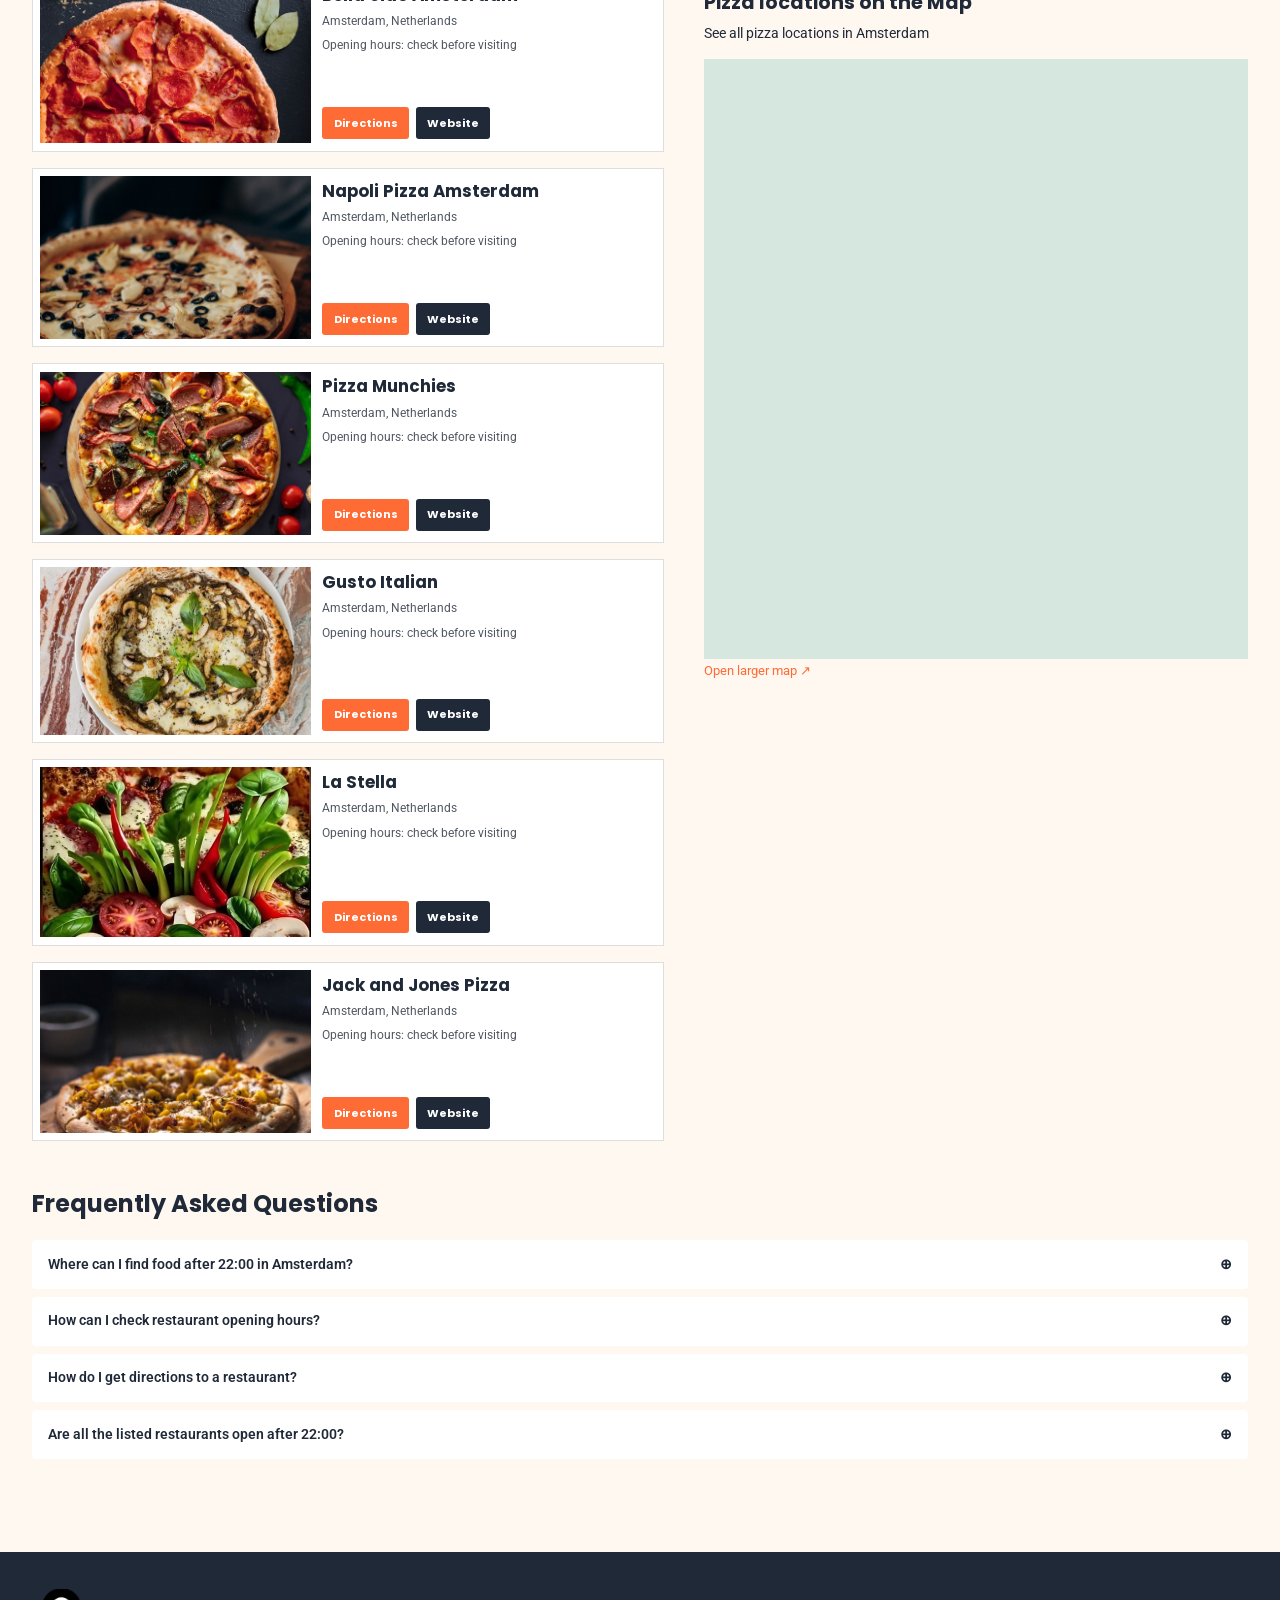
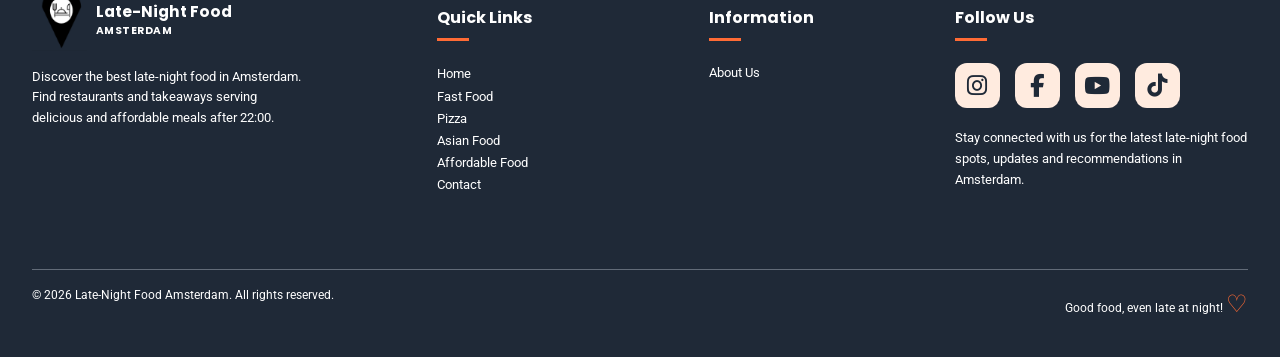
<file: pizza.html>
<!DOCTYPE html>

<html lang="en">

<head>
    <meta charset="utf-8" />
    <meta content="Fuad Abdi Mumed" name="author" />
    <meta
        content="Explore pizza spots in Amsterdam after 22:00, with restaurant information, neighbourhoods, directions and useful tips."
        name="description" />
    <meta content="Amsterdam, late-night, food, restaurants, neighbourhoods" name="keywords" />
    <meta content="width=device-width, initial-scale=1.0" name="viewport" />
    <title>Pizza | Late-Night Food Amsterdam</title>
    <link href="design/favicon.svg" rel="icon" type="image/svg+xml" />
    <link href="https://fonts.googleapis.com" rel="preconnect" />
    <link crossorigin="" href="https://fonts.gstatic.com" rel="preconnect" />
    <link
        href="https://fonts.googleapis.com/css2?family=Poppins:wght@400;500;600;700;800&amp;family=Roboto:wght@400;500;700&amp;display=swap"
        rel="stylesheet" type="text/css" />
    <link href="css/style.css" rel="stylesheet" type="text/css" />
    <link href="https://cdnjs.cloudflare.com/ajax/libs/font-awesome/6.7.2/css/all.min.css" rel="stylesheet" />
</head>

<body>
    <header class="site-header">
        <section class="header-inner"><a class="brand" href="index.html"><img alt="Late-Night Food Amsterdam pin logo"
                    height="60" src="img/logo.png" title="Late-Night Food Amsterdam" width="54" /><span>Late-Night
                    Food<small>AMSTERDAM</small></span></a><input aria-label="Toggle menu" class="menu-toggle"
                id="menu-toggle" type="checkbox" /><label class="menu-label" for="menu-toggle">☰</label>
            <nav aria-label="Main navigation" class="main-nav">
                <ul>
                    <li><a href="index.html">Home</a></li>
                    <li><a href="fastfood.html">Fast Food</a></li>
                    <li><a aria-current="page" href="pizza.html">Pizza</a></li>
                    <li><a href="asianfood.html">Asian Food</a></li>
                    <li><a href="affordable.html">Affordable Food</a></li>
                    <li><a href="contact.html">Contact</a></li>
                </ul>
            </nav>
        </section>
    </header>
    <main class="detail-main">
        <section class="detail-top">
            <section class="detail-heading">
                <p class="section-kicker">PIZZA</p>
                <h1>Find Pizza in Amsterdam</h1>
                <p>
                    Discover delicious late-night pizza in Amsterdam
                    <em>after 22:00</em>. From traditional Italian pizzas
                    to cheesy favourites, explore pizza restaurants across
                    the city. Check opening hours, find locations, and get
                    directions to enjoy your favourite pizza at night.
                </p>
                <nav aria-label="Food types" class="filter-chips"><a href="#restaurants">All</a><a
                        href="#restaurants">Margherita</a><a href="#restaurants">BBQ</a><a
                        href="#restaurants">Pepperoni</a><a href="#restaurants">Vegan</a></nav>
            </section>
            <figure class="detail-banner">
                <video autoplay="" loop="" muted="" playsinline="">
                    <source src="media/pizza-hero.mp4" type="video/mp4" />
                </video>
                <figcaption class="sr-only">Late-night pizza in Amsterdam</figcaption>
            </figure>
        </section>
        <section class="detail-columns">
            <section class="restaurant-list" id="restaurants"><input checked="" class="mobile-page-radio"
                    id="mobile-page-1" name="mobile-restaurant-page" type="radio" /><input class="mobile-page-radio"
                    id="mobile-page-2" name="mobile-restaurant-page" type="radio" />
                <article class="restaurant-row">
                    <figure><img alt="Domino’s Pizza food" class="" loading="lazy" src="img/pizza-1.jpg"
                            title="Domino’s Pizza food" /></figure>
                    <section class="restaurant-details">
                        <h2>Domino’s Pizza</h2>
                        <p>Amsterdam, Netherlands</p>
                        <p>Opening hours: check before visiting</p>
                        <nav aria-label="Links for Domino’s Pizza" class="restaurant-buttons"><a class="btn-orange"
                                href="https://www.google.com/maps/search/?api=1&amp;query=Domino%E2%80%99s%20Pizza%20Amsterdam"
                                rel="noopener noreferrer" target="_blank">Directions</a><a class="btn-dark"
                                href="https://www.google.com/search?q=Domino%E2%80%99s%20Pizza%20Amsterdam+restaurant+website"
                                rel="noopener noreferrer" target="_blank">Website</a></nav>
                    </section>
                </article>
                <article class="restaurant-row">
                    <figure><img alt="Pizzadam Amsterdam Centrum food" loading="lazy" src="img/pizza-2.jpg"
                            title="Pizzadam Amsterdam Centrum food" /></figure>
                    <section class="restaurant-details">
                        <h2>Pizzadam Amsterdam Centrum</h2>
                        <p>Amsterdam, Netherlands</p>
                        <p>Opening hours: check before visiting</p>
                        <nav aria-label="Links for Pizzadam Amsterdam Centrum" class="restaurant-buttons"><a
                                class="btn-orange"
                                href="https://www.google.com/maps/search/?api=1&amp;query=Pizzadam%20Amsterdam%20Centrum%20Amsterdam"
                                rel="noopener noreferrer" target="_blank">Directions</a><a class="btn-dark"
                                href="https://www.google.com/search?q=Pizzadam%20Amsterdam%20Centrum%20Amsterdam+restaurant+website"
                                rel="noopener noreferrer" target="_blank">Website</a></nav>
                    </section>
                </article>
                <article class="restaurant-row">
                    <figure><img alt="Telepizza food" class="" loading="lazy" src="img/pizza-3.jpg"
                            title="Telepizza food" /></figure>
                    <section class="restaurant-details">
                        <h2>Telepizza</h2>
                        <p>Amsterdam, Netherlands</p>
                        <p>Opening hours: check before visiting</p>
                        <nav aria-label="Links for Telepizza" class="restaurant-buttons"><a class="btn-orange"
                                href="https://www.google.com/maps/search/?api=1&amp;query=Telepizza%20Amsterdam"
                                rel="noopener noreferrer" target="_blank">Directions</a><a class="btn-dark"
                                href="https://www.google.com/search?q=Telepizza%20Amsterdam+restaurant+website"
                                rel="noopener noreferrer" target="_blank">Website</a></nav>
                    </section>
                </article>
                <article class="restaurant-row">
                    <figure><img alt="Pizzeria Bella Roma food" loading="lazy" src="img/pizza-4.jpg"
                            title="Pizzeria Bella Roma food" /></figure>
                    <section class="restaurant-details">
                        <h2>Pizzeria Bella Roma</h2>
                        <p>Amsterdam, Netherlands</p>
                        <p>Opening hours: check before visiting</p>
                        <nav aria-label="Links for Pizzeria Bella Roma" class="restaurant-buttons"><a class="btn-orange"
                                href="https://www.google.com/maps/search/?api=1&amp;query=Pizzeria%20Bella%20Roma%20Amsterdam"
                                rel="noopener noreferrer" target="_blank">Directions</a><a class="btn-dark"
                                href="https://www.google.com/search?q=Pizzeria%20Bella%20Roma%20Amsterdam+restaurant+website"
                                rel="noopener noreferrer" target="_blank">Website</a></nav>
                    </section>
                </article>
                <article class="restaurant-row">
                    <figure><img alt="Day and Night Pizza food" loading="lazy" src="img/pizza-5.jpg"
                            title="Day and Night Pizza food" /></figure>
                    <section class="restaurant-details">
                        <h2>Day and Night Pizza</h2>
                        <p>Amsterdam, Netherlands</p>
                        <p>Opening hours: check before visiting</p>
                        <nav aria-label="Links for Day and Night Pizza" class="restaurant-buttons"><a class="btn-orange"
                                href="https://www.google.com/maps/search/?api=1&amp;query=Day%20and%20Night%20Pizza%20Amsterdam"
                                rel="noopener noreferrer" target="_blank">Directions</a><a class="btn-dark"
                                href="https://www.google.com/search?q=Day%20and%20Night%20Pizza%20Amsterdam+restaurant+website"
                                rel="noopener noreferrer" target="_blank">Website</a></nav>
                    </section>
                </article>
                <article class="restaurant-row">
                    <figure><img alt="Powerful Pizza food" class="" loading="lazy" src="img/pizza-6.jpg"
                            title="Powerful Pizza food" /></figure>
                    <section class="restaurant-details">
                        <h2>Powerful Pizza</h2>
                        <p>Amsterdam, Netherlands</p>
                        <p>Opening hours: check before visiting</p>
                        <nav aria-label="Links for Powerful Pizza" class="restaurant-buttons"><a class="btn-orange"
                                href="https://www.google.com/maps/search/?api=1&amp;query=Powerful%20Pizza%20Amsterdam"
                                rel="noopener noreferrer" target="_blank">Directions</a><a class="btn-dark"
                                href="https://www.google.com/search?q=Powerful%20Pizza%20Amsterdam+restaurant+website"
                                rel="noopener noreferrer" target="_blank">Website</a></nav>
                    </section>
                </article>
                <article class="restaurant-row">
                    <figure><img alt="Bella ciao Amsterdam food" loading="lazy" src="img/pizza-7.jpg"
                            title="Bella ciao Amsterdam food" /></figure>
                    <section class="restaurant-details">
                        <h2>Bella ciao Amsterdam</h2>
                        <p>Amsterdam, Netherlands</p>
                        <p>Opening hours: check before visiting</p>
                        <nav aria-label="Links for Bella ciao Amsterdam" class="restaurant-buttons"><a
                                class="btn-orange"
                                href="https://www.google.com/maps/search/?api=1&amp;query=Bella%20ciao%20Amsterdam%20Amsterdam"
                                rel="noopener noreferrer" target="_blank">Directions</a><a class="btn-dark"
                                href="https://www.google.com/search?q=Bella%20ciao%20Amsterdam%20Amsterdam+restaurant+website"
                                rel="noopener noreferrer" target="_blank">Website</a></nav>
                    </section>
                </article>
                <article class="restaurant-row">
                    <figure><img alt="Napoli Pizza Amsterdam food" loading="lazy" src="img/pizza-8.jpg"
                            title="Napoli Pizza Amsterdam food" /></figure>
                    <section class="restaurant-details">
                        <h2>Napoli Pizza Amsterdam</h2>
                        <p>Amsterdam, Netherlands</p>
                        <p>Opening hours: check before visiting</p>
                        <nav aria-label="Links for Napoli Pizza Amsterdam" class="restaurant-buttons"><a
                                class="btn-orange"
                                href="https://www.google.com/maps/search/?api=1&amp;query=Napoli%20Pizza%20Amsterdam%20Amsterdam"
                                rel="noopener noreferrer" target="_blank">Directions</a><a class="btn-dark"
                                href="https://www.google.com/search?q=Napoli%20Pizza%20Amsterdam%20Amsterdam+restaurant+website"
                                rel="noopener noreferrer" target="_blank">Website</a></nav>
                    </section>
                </article>
                <article class="restaurant-row">
                    <figure><img alt="Pizza Munchies food" class="" loading="lazy" src="img/pizza-9.jpg"
                            title="Pizza Munchies food" /></figure>
                    <section class="restaurant-details">
                        <h2>Pizza Munchies</h2>
                        <p>Amsterdam, Netherlands</p>
                        <p>Opening hours: check before visiting</p>
                        <nav aria-label="Links for Pizza Munchies" class="restaurant-buttons"><a class="btn-orange"
                                href="https://www.google.com/maps/search/?api=1&amp;query=Pizza%20Munchies%20Amsterdam"
                                rel="noopener noreferrer" target="_blank">Directions</a><a class="btn-dark"
                                href="https://www.google.com/search?q=Pizza%20Munchies%20Amsterdam+restaurant+website"
                                rel="noopener noreferrer" target="_blank">Website</a></nav>
                    </section>
                </article>
                <article class="restaurant-row">
                    <figure><img alt="Gusto Italian food" class="" loading="lazy" src="img/pizza-10.jpg"
                            title="Gusto Italian food" /></figure>
                    <section class="restaurant-details">
                        <h2>Gusto Italian</h2>
                        <p>Amsterdam, Netherlands</p>
                        <p>Opening hours: check before visiting</p>
                        <nav aria-label="Links for Gusto Italian" class="restaurant-buttons"><a class="btn-orange"
                                href="https://www.google.com/maps/search/?api=1&amp;query=Gusto%20Italian%20Amsterdam"
                                rel="noopener noreferrer" target="_blank">Directions</a><a class="btn-dark"
                                href="https://www.google.com/search?q=Gusto%20Italian%20Amsterdam+restaurant+website"
                                rel="noopener noreferrer" target="_blank">Website</a></nav>
                    </section>
                </article>
                <article class="restaurant-row">
                    <figure><img alt="La Stella food" class="" loading="lazy" src="img/pizza-11.jpg"
                            title="La Stella food" /></figure>
                    <section class="restaurant-details">
                        <h2>La Stella</h2>
                        <p>Amsterdam, Netherlands</p>
                        <p>Opening hours: check before visiting</p>
                        <nav aria-label="Links for La Stella" class="restaurant-buttons"><a class="btn-orange"
                                href="https://www.google.com/maps/search/?api=1&amp;query=La%20Stella%20Amsterdam"
                                rel="noopener noreferrer" target="_blank">Directions</a><a class="btn-dark"
                                href="https://www.google.com/search?q=La%20Stella%20Amsterdam+restaurant+website"
                                rel="noopener noreferrer" target="_blank">Website</a></nav>
                    </section>
                </article>
                <article class="restaurant-row">
                    <figure><img alt="Jack and Jones Pizza food" loading="lazy" src="img/pizza-12.jpg"
                            title="Jack and Jones Pizza food" /></figure>
                    <section class="restaurant-details">
                        <h2>Jack and Jones Pizza</h2>
                        <p>Amsterdam, Netherlands</p>
                        <p>Opening hours: check before visiting</p>
                        <nav aria-label="Links for Jack and Jones Pizza" class="restaurant-buttons"><a
                                class="btn-orange"
                                href="https://www.google.com/maps/search/?api=1&amp;query=Jack%20and%20Jones%20Pizza%20Amsterdam"
                                rel="noopener noreferrer" target="_blank">Directions</a><a class="btn-dark"
                                href="https://www.google.com/search?q=Jack%20and%20Jones%20Pizza%20Amsterdam+restaurant+website"
                                rel="noopener noreferrer" target="_blank">Website</a></nav>
                    </section>
                </article>
                <section class="mobile-map">
                    <h3>Pizza locations on the Map</h3>
                    <p>See all pizza locations in Amsterdam</p><iframe loading="lazy"
                        referrerpolicy="no-referrer-when-downgrade"
                        src="https://www.openstreetmap.org/export/embed.html?bbox=4.835%2C52.335%2C4.975%2C52.405&amp;layer=mapnik"
                        title="Map of Amsterdam restaurants"></iframe>
                    <p><a class="map-link" href="https://www.openstreetmap.org/#map=12/52.370/4.900"
                            rel="noopener noreferrer" target="_blank">Open larger map ↗</a></p>
                </section>
                <nav aria-label="Mobile restaurant pages" class="mobile-pagination"><label for="mobile-page-1"
                        title="Show restaurant page 1">1</label><label for="mobile-page-2"
                        title="Show restaurant page 2">2</label></nav>
            </section>
            <aside class="detail-sidebar">
                <section class="why-block">
                    <h2>Why Pizza at Night?</h2>
                    <p>
                        Whether you want a quick slice, a classic Italian pizza
                        or a late-night delivery, Amsterdam has many great
                        options open after 22:00.
                    </p>
                    <section class="feature-icons pizza-features">
                        <article>
                            <span aria-hidden="true">🍕</span>
                            <strong>Freshly baked</strong>
                            <p>From Italian to New York style.</p>
                        </article>
                        <article>
                            <span aria-hidden="true">
                                <i class="fa-solid fa-cloud-sun"></i>
                            </span>
                            <strong>Open late</strong>
                            <p>Places open after 22:00.</p>
                        </article>
                        <article>
                            <span aria-hidden="true">
                                <i class="fa-solid fa-people-group"></i>
                            </span>
                            <strong>Popular area</strong>
                            <p>Find pizza in different neighbourhoods.</p>
                        </article>
                    </section>
                </section>
                <!-- NEIGHBOURHOODS WITH NEW ICONS -->
                <section class="neighbourhood-block">
                    <h2>Find Pizza by Neighbourhood</h2>
                    <p>Explore options in popular areas of Amsterdam</p>
                    <section class="neighbourhood-grid">
                        <a href="https://www.google.com/maps/search/?api=1&amp;query=Pizza%20Centrum%20Amsterdam"
                            rel="noopener noreferrer" target="_blank">
                            <span><i aria-hidden="true" class="fa-solid fa-building"></i></span>
                            Centrum
                        </a>
                        <a href="https://www.google.com/maps/search/?api=1&amp;query=Pizza%20De%20Pijp%20Amsterdam"
                            rel="noopener noreferrer" target="_blank">
                            <span><i aria-hidden="true" class="fa-solid fa-industry"></i></span>
                            De Pijp
                        </a>
                        <a href="https://www.google.com/maps/search/?api=1&amp;query=Pizza%20West%20Amsterdam"
                            rel="noopener noreferrer" target="_blank">
                            <span><i aria-hidden="true" class="fa-solid fa-wind"></i></span>
                            West
                        </a>
                        <a href="https://www.google.com/maps/search/?api=1&amp;query=Pizza%20Oost%20Amsterdam"
                            rel="noopener noreferrer" target="_blank">
                            <span><i aria-hidden="true" class="fa-solid fa-landmark"></i></span>
                            Oost
                        </a>
                        <a href="https://www.google.com/maps/search/?api=1&amp;query=Pizza%20Noord%20Amsterdam"
                            rel="noopener noreferrer" target="_blank">
                            <span><i aria-hidden="true" class="fa-solid fa-church"></i></span>
                            Noord
                        </a>
                    </section>
                </section>
                <section class="tips-panel">
                    <h2>
                        <i aria-hidden="true" class="fa-solid fa-lightbulb"></i>
                        Tips for Late-Night Pizza
                    </h2>
                    <ul>
                        <li>Check the opening hours before you go.</li>
                        <li>Use Google Maps for the fastest route.</li>
                        <li>Many places offer takeaway and delivery.</li>
                        <li>Explore different neighbourhoods for unique spots.</li>
                        <li>Check the restaurant's address before leaving.</li>
                        <li>Look for pizza places near your location.</li>
                        <li>Check if the kitchen is still open after 22:00.</li>
                        <li>Check the restaurant's website for updated information.</li>
                        <li>Explore different pizza styles across Amsterdam.</li>
                        <li>Check whether you can eat inside or only take away.</li>
                    </ul>
                </section>
                <section class="map-block">
                    <h3>Pizza locations on the Map</h3>
                    <p>See all pizza locations in Amsterdam</p><iframe loading="lazy"
                        referrerpolicy="no-referrer-when-downgrade"
                        src="https://www.openstreetmap.org/export/embed.html?bbox=4.835%2C52.335%2C4.975%2C52.405&amp;layer=mapnik"
                        title="Map of Amsterdam restaurants"></iframe>
                    <p><a class="map-link" href="https://www.openstreetmap.org/#map=12/52.370/4.900"
                            rel="noopener noreferrer" target="_blank">Open larger map ↗</a></p>
                </section>
            </aside>
        </section>
        <section class="faq-block">
            <h2>Frequently Asked Questions</h2>
            <details>
                <summary>Where can I find food after 22:00 in Amsterdam?</summary>
                <p>Explore the restaurant cards and check each location before visiting.</p>
            </details>
            <details>
                <summary>How can I check restaurant opening hours?</summary>
                <p>Use the website link or Google Maps for the latest published hours.</p>
            </details>
            <details>
                <summary>How do I get directions to a restaurant?</summary>
                <p>Select the orange Directions button beside a restaurant.</p>
            </details>
            <details>
                <summary>Are all the listed restaurants open after 22:00?</summary>
                <p>Opening hours can change, so always verify before travelling.</p>
            </details>
        </section>
    </main>
    <footer class="site-footer">
        <section class="footer-inner">
            <section class="footer-about"><a class="brand" href="index.html"><img alt="Food pin logo" height="60"
                        src="img/logofooter.png" title="Late-Night Food" width="54" /><span>Late-Night
                        Food<small>AMSTERDAM</small></span></a>
                <p>Discover the best late-night food in Amsterdam. Find restaurants and takeaways serving delicious and
                    affordable meals after 22:00.</p>
            </section>
            <section>
                <h2>Quick Links</h2>
                <nav aria-label="Footer navigation">
                    <ul>
                        <li><a href="index.html">Home</a></li>
                        <li><a href="fastfood.html">Fast Food</a></li>
                        <li><a href="pizza.html">Pizza</a></li>
                        <li><a href="asianfood.html">Asian Food</a></li>
                        <li><a href="affordable.html">Affordable Food</a></li>
                        <li><a href="contact.html">Contact</a></li>
                    </ul>
                </nav>
            </section>
            <section>
                <h2>Information</h2>
                <p><a href="index.html#about">About Us</a></p>
            </section>
            <section>
                <h2>Follow Us</h2>
                <p class="socials">
                    <a aria-label="Instagram"
                        href="https://www.instagram.com/late_night_food_in_amsterdam?xtok=aW12a2M1NmpsdDB4&amp;utm_source=qr"
                        rel="noopener noreferrer" target="_blank">
                        <i aria-hidden="true" class="fa-brands fa-instagram"></i>
                    </a>
                    <a aria-label="Facebook" href="https://www.facebook.com/share/18cjVKNwvF/?mibextid=wwXIfr"
                        rel="noopener noreferrer" target="_blank">
                        <i aria-hidden="true" class="fa-brands fa-facebook-f"></i>
                    </a>
                    <a aria-label="YouTube" href="https://www.youtube.com/@fueharochannel6216" rel="noopener noreferrer"
                        target="_blank">
                        <i aria-hidden="true" class="fa-brands fa-youtube"></i>
                    </a>
                    <a aria-label="TikTok" href="https://www.tiktok.com/@xyatcd?_r=1&amp;_t=ZN-9Auv4hte4yk"
                        rel="noopener noreferrer" target="_blank">
                        <i aria-hidden="true" class="fa-brands fa-tiktok"></i>
                    </a>
                </p>
                <p>
                    Stay connected with us for the latest late-night
                    food spots, updates and recommendations in Amsterdam.
                </p>
            </section>
        </section>
        <section class="footer-bottom">
            <p>© 2026 Late-Night Food Amsterdam. All rights reserved.</p>
            <p>Good food, even late at night! <span class="heart">♡</span></p>
        </section>
    </footer>
    <aside class="cookie-note"><input id="cookie-dismiss" type="checkbox" />
        <p>This site does not use tracking cookies.</p><label for="cookie-dismiss">Close ×</label>
    </aside>
</body>

</html>
</file>
<file: css/style.css>
/* Late-Night Food Amsterdam — Figma-matched responsive design */
:root {
    --dark: #1f2937;
    --cream: #fff8f1;
    --orange: #ff6b35;
    --ink: #1f2937;
    --border: #d7d7d7;
    --white: #fff
}

* {
    box-sizing: border-box
}

html {
    scroll-behavior: smooth
}

body {
    margin: 0;
    background: var(--cream);
    color: var(--ink);
    font: 1rem/1.55 Roboto, Arial, sans-serif
}

h1,
h2,
h3 {
    font-family: Poppins, Arial, sans-serif;
    line-height: 1.24
}

h1,
h2,
h3,
p {
    margin-top: 0
}

h1 {
    font-size: 2.5rem
}

h2 {
    font-size: 1.5rem
}

h3 {
    font-size: 1rem
}

a {
    color: inherit;
    text-decoration: none
}

a:hover {
    color: var(--orange)
}

a:active {
    color: #d34b20
}

a:focus-visible,
button:focus-visible,
input:focus-visible,
textarea:focus-visible,
summary:focus-visible {
    outline: 3px solid var(--orange);
    outline-offset: 2px
}

img {
    max-width: 100%;
    display: block
}

figure {
    margin: 0
}

ul {
    padding: 0;
    list-style: none
}

button,
input,
textarea {
    font: inherit
}

.sr-only {
    position: absolute;
    width: 1px;
    height: 1px;
    overflow: hidden;
    clip: rect(0, 0, 0, 0)
}

.site-header {
    background: var(--dark);
    color: #fff
}

.header-inner {
    max-width: 1360px;
    padding: 0 2.2rem;
    min-height: 86px;
    margin: auto;
    display: flex;
    align-items: center;
    justify-content: space-between;
    gap: 1rem
}

.brand {
    display: flex;
    align-items: center;
    gap: .55rem;
    color: #fff;
    font: 700 .96rem Poppins, Arial, sans-serif;
    white-space: nowrap
}

.brand img {
    width: 55px;
    height: 62px;
    object-fit: contain
}

.brand small {
    display: block;/*Makes the <small> element behave like a block, so it starts on a new line*/
    color: var(--orange);
    font-size: .68em;
    letter-spacing: .05em
}

.main-nav ul {
    display: flex;
    gap: 1.15rem;
    align-items: center
}

.main-nav a {
    font-size: .86rem
}

.main-nav a[aria-current=page] {
    font-weight: 700;
    color: #fff
}

.menu-toggle,/* selects checkbox*/
.menu-label {
    display: none/*hides the checkbox itself*/
}

.home-hero {
    height: 500px;
    display: flex;   /* Arranges direct child elements in a row by default */    
    align-items: center;
    background: linear-gradient(90deg, rgba(0, 0, 0, .78), rgba(0, 0, 0, .12)), url('../img/hero-amsterdam.jpg') center 53%/cover no-repeat;
    color: #fff
}

.hero-content {
    width: min(100% - 5rem, 1280px);
    margin: auto
}

.hero-content h1 {
    font-size: clamp(2rem, 4.2vw, 4.1rem);
    line-height: 1.13;
    letter-spacing: -.03em;
    margin-bottom: 1rem
}

.hero-content h1 em {
    font-style: normal;
    color: var(--orange)
}

.hero-content p {
    max-width: 490px;
    font-size: 1.05rem
}

.hero-search {
    width: min(100%, 490px);
    height: 46px;
    border-radius: 50px;
    background: #fff;
    display: flex;
    padding: 4px;
    overflow: hidden
}

.hero-search input {
    min-width: 0;
    flex: 1;
    border: 0;
    padding: 0 1rem;
    border-radius: 30px
}

.hero-search button {
    width: 39px;
    border: 0;
    border-radius: 50%;
    background: var(--orange);
    color: #fff;
    font-size: 1.7rem;
    cursor: pointer
}

.home-section {
    max-width: 1280px;
    width: calc(100% - 5rem);
    margin: 0 auto;
    padding: 3.2rem 0 .4rem
}

.home-section h2 {
    font-size: 1.65rem;
    margin-bottom: 1.65rem;
    text-indent: .1rem;
    letter-spacing: .01em
}

.category-row {
    display: grid;
    grid-template-columns: repeat(5, 1fr);
    gap: 2.2rem;
    text-align: center
}

.category figure {
    display: flex;
    align-items: center;
    flex-direction: column;
    gap: .7rem
}

.category img {
    width: 200px;
    height: 200px;
    aspect-ratio: 1;
    object-fit: cover;
    object-position: center bottom;
    border-radius: 50%;
}

.category figcaption {
    font: 700 .94rem Poppins, Arial, sans-serif
}

.popular-grid {
    display: grid;
    grid-template-columns: repeat(4, minmax(0, 1fr));
    gap: 1.2rem
}

.popular-card {
    border: 1px solid var(--border);
    background: #fff;
    padding: .5rem;
    position: relative;
    border-radius: 4px
}

.popular-card img {
    width: 100%;
    height: 190px;
    object-fit: cover
}

.popular-card figcaption {
    padding: .65rem .3rem;
    display: grid;
    gap: .15rem
}

.popular-card strong {
    font-size: .95rem
}

.popular-card small {
    color: #62666c;
    font-size: .76rem
}

.heart-icon {
    position: absolute;
    right: 1rem;
    top: .5rem;
    font-size: 2rem;
    color: white;
    text-shadow: 0 1px 3px #222
}

.areas-section {
    padding-top: 4.2rem
}

.areas-row {
    display: grid;
    grid-template-columns: repeat(5, 1fr);
    gap: .75rem
}

.area-card {
    position: relative;
    min-height: 175px;
    background: var(--dark);
    overflow: hidden
}

.area-card img {
    width: 100%;
    height: 175px;
    object-fit: cover;
    filter: brightness(.73)
}

.area-card strong {
    position: absolute;
    bottom: .7rem;
    left: .75rem;
    color: #fff;
    font: 700 1.25rem Poppins, Arial, sans-serif
}

.about-home {
    padding-top: 7.5rem;
    padding-bottom: 5.5rem
}

.about-row {
    display: grid;
    grid-template-columns: 42% 1fr;
    gap: 2.4rem;
    align-items: start
}

.about-row figure img {
    width: 100%;
    height: 350px;
    object-fit: cover;
    border-radius: 6px
}

.about-row article {
    font-size: .94rem
}

.about-row p:first-letter {
    font-weight: 700
}

.btn-orange,
.btn-dark {
    display: inline-block;
    padding: .6rem 1.1rem;
    background: var(--orange);
    border: 0;
    color: #fff;
    border-radius: 3px;
    font: 700 .8rem Poppins, Arial, sans-serif;
    text-align: center;
    cursor: pointer
}

.btn-dark {
    background: var(--dark)
}

.btn-orange:hover {
    background: #e85522
}

.btn-dark:hover {
    background: #3b4b60
}

.site-footer {
    background: var(--dark);
    color: #fff;
    padding: 2.3rem max(2rem, calc((100% - 1280px)/2)) 1.4rem;
    margin-top: 2.5rem
}

.footer-inner {
    display: grid;
    grid-template-columns: 1.4fr .9fr .8fr 1.1fr;
    gap: 2rem;
    min-height: 280px
}

.footer-inner h2 {
    font-size: 1rem;
    margin: 1.2rem 0 1.4rem
}

.footer-inner h2:after {
    content: '';
    display: block;
    border-bottom: 3px solid var(--orange);
    width: 32px;
    margin-top: .65rem
}

.footer-inner p,
.footer-inner li {
    font-size: .84rem
}

.footer-inner li {
    line-height: 1.65
}

.footer-about p {
    max-width: 275px;
    margin-top: 1rem
}

/* Footer logo */
.site-footer .brand img {
    filter: none;
}

/* Footer logo text */
.site-footer .brand span {
    color: #ffffff;
    font-weight: 700;
}

/* AMSTERDAM text */
.site-footer .brand small {
    color: #ffffff;
}

.socials {
    display: flex;
    gap: 15px;
    margin-top: 15px;
    margin-bottom: 20px;
}

.socials a {
    display: flex;
    align-items: center;
    justify-content: center;
    width: 45px;
    height: 45px;
    background: #ffebdf;
    color: #1f2937;
    border-radius: 12px;
    font-size: 23px;
    text-decoration: none;
    transition: 0.3s;
}

.socials a:hover {
    background: #ff6b35;
    color: white;
    transform: translateY(-3px);
}

.footer-bottom {
    border-top: 1px solid #626b78;
    padding-top: 1rem;
    display: flex;
    justify-content: space-between;
    font-size: .75rem
}

.heart {
    color: var(--orange);
    font-size: 1.5rem
}

.cookie-note {
    position: fixed;
    z-index: 9999;
    bottom: .6rem;
    right: .6rem;
    background: #fff;
    padding: .4rem .6rem;
    border: 1px solid #ddd;
    border-radius: 5px;
    box-shadow: 0 2px 8px #0002;
    display: flex;
    gap: .5rem;
    align-items: center;
    font-size: .7rem
}

.cookie-note p {
    margin: 0
}

.cookie-note label {
    cursor: pointer;
    color: var(--orange)
}

.cookie-note input {
    position: absolute;
    opacity: 0;
    pointer-events: none
}

.cookie-note input:checked~p,
.cookie-note input:checked~label {
    display: none
}

/* Detail pages: narrow stacked cards on left, feature and map column on right */
.detail-main {
    max-width: 1280px;
    margin: auto;
    padding: 0 2rem
}

.detail-top {
    display: grid;
    grid-template-columns: 54% 46%;
    align-items: stretch;
    min-height: 290px
}

.detail-heading {
    padding: 2.1rem 2rem 1.6rem 0
}

.section-kicker {
    color: var(--orange);
    font-weight: 800;
    letter-spacing: .08em;
    text-transform: uppercase;
    font-size: .95rem;
    margin-bottom: .5rem
}

.detail-heading h1 {
    font-size: 2.25rem;
    margin-bottom: .6rem
}

.detail-heading>p:not(.section-kicker) {
    font-size: .89rem;
    max-width: 570px
}

.detail-banner img {
    width: 100%;
    height: 100%;
    max-height: 295px;
    object-fit: cover
}

.filter-chips {
    display: flex;
    flex-wrap: wrap;
    gap: .5rem;
    margin-top: 1.5rem
}

.filter-chips a {
    padding: .4rem 1rem;
    background: #e7e7e7;
    color: #646464;
    font-size: .77rem;
    border-radius: 2px
}

.filter-chips a:first-child {
    background: var(--orange);
    color: #fff
}

.detail-columns {
    display: grid;
    grid-template-columns: 52% 1fr;
    gap: 2.5rem;
    align-items: start
}

.restaurant-list {
    display: flex;
    flex-direction: column;
    gap: 1rem;
    padding: 1rem 0
}

.restaurant-row {
    background: #fff;
    border: 1px solid #ddd;
    display: grid;
    grid-template-columns: 44% 56%;
    min-height: 148px;
    padding: .45rem;
    gap: .7rem;
    align-items: stretch
}

.restaurant-row figure {
    overflow: hidden
}

.restaurant-row figure img {
    height: 100%;
    width: 100%;
    min-height: 132px;
    object-fit: cover
}

.restaurant-details {
    padding: .3rem .6rem .25rem 0;
    display: flex;
    flex-direction: column;
    align-items: flex-start
}

.restaurant-details h2 {
    font-size: 1.05rem;
    margin: 0 0 .4rem
}

.restaurant-details p {
    font-size: .75rem;
    color: #515761;
    margin: 0 0 .35rem
}

.restaurant-buttons {
    display: flex;
    gap: .45rem;
    margin-top: auto;
    padding-top: .5rem
}

.restaurant-buttons a {
    font-size: .69rem;
    padding: .48rem .7rem
}

.detail-sidebar {
    padding-top: 1.6rem
}

.detail-sidebar>section {
    margin-bottom: 3rem
}

.detail-sidebar h2 {
    font-size: 1.5rem;
    margin-bottom: .6rem
}

.detail-sidebar h3 {
    font-size: 1.2rem;
    margin-bottom: .5rem
}

.detail-sidebar p {
    font-size: .89rem
}


/* Asian Food - Why Asian Food at Night */

.feature-icons {
    display: grid;
    grid-template-columns: repeat(3, minmax(0, 1fr));
    gap: 14px;
    margin-top: 28px;
    margin-bottom: 24px;
}

.feature-icons article {
    display: flex;
    flex-direction: column;
    align-items: stretch;
    gap: 0;
    background: transparent;
    padding: 0;
    border-radius: 0;
    text-align: left;
    min-width: 0;
}

.feature-icons article>span {
    display: flex;
    align-items: center;
    justify-content: center;
    width: 100%;
    height: 72px;
    background: #ffebdf;
    color: #ff6b35;
    border-radius: 0;
    font-size: 42px;
    margin-bottom: 8px;
}

.feature-icons article section {
    flex: 1;
}

.feature-icons strong {
    display: block;
    font-size: 13px;
    font-weight: 700;
    color: #1f2937;
    margin-bottom: 6px;
}

.feature-icons article p {
    font-size: 12px;
    color: #222222;
    margin: 0;
    line-height: 1.4;
}


.neighbourhood-grid {
    display: grid;
    grid-template-columns: repeat(2, 1fr);
    gap: .8rem;
    margin-top: 1rem
}

.neighbourhood-grid a {
    background: #fff;
    padding: 1rem .8rem;
    font-weight: 700;
    font-size: .9rem;
    display: flex;
    align-items: center;
    gap: .6rem
}

.neighbourhood-grid span {
    font-size: 1.7rem;
    color: var(--orange)
}


.cuisine-grid {
    display: grid;
    grid-template-columns: repeat(2, 1fr);
    gap: 12px;
    margin-top: 12px;
}

.cuisine-grid article {
    display: flex;
    align-items: center;
    gap: 16px;
    background: #ffffff;
    padding: 14px;
    min-height: 65px;
}

.cuisine-grid article i {
    color: #ff6b35;
    font-size: 32px;
    width: 42px;
    text-align: center;
    flex-shrink: 0;
}

.cuisine-grid article strong {
    font-size: 13px;
    font-weight: 700;
    color: #111111;
}


.tips-panel {
    background: #ffe8dc;
    padding: 20px;
}

/* Heading */
.tips-panel h2 {
    display: flex;
    align-items: center;
    gap: 12px;
    font-size: 18px;
    font-weight: 700;
    margin-bottom: 20px;
}

/* Lightbulb icon */
.tips-panel h2 i {
    color: #ff6b35;
    font-size: 20px;
}

/* Remove default bullet points */
.tips-panel ul {
    list-style: none;
    padding: 0;
    margin: 0;
}

/* Tips text */
.tips-panel li {
    position: relative;
    font-size: 13px;
    padding: 5px 0 5px 30px;
    margin-bottom: 8px;
}

/* Orange check-circle icons */
.tips-panel li::before {
    content: "\f058";
    font-family: "Font Awesome 6 Free";
    font-weight: 900;
    color: #ff6b35;
    position: absolute;
    left: 0;
    top: 5px;
    font-size: 14px;
}

.map-block iframe {
    display: block;
    width: 100%;
    height: 600px;
    border: 0;
    background: #d5e7df
}

.map-link {
    color: var(--orange);
    font-size: .82rem
}

.faq-block {
    padding: 2rem 0 2.8rem
}

.faq-block h2 {
    margin-bottom: 1.3rem
}

.faq-block details {
    background: #fff;
    margin: .5rem 0;
    padding: .85rem 1rem;
    border-radius: 4px
}

.faq-block summary {
    font-weight: 600;
    cursor: pointer;
    list-style: none;
    position: relative;
    padding-right: 1.4rem;
    font-size: .87rem
}

.faq-block summary:after {
    content: '⊕';
    position: absolute;
    right: 0
}

.faq-block details[open] summary:after {
    content: '⊖'
}

.faq-block details p {
    font-size: .85rem;
    padding: .5rem 0 0
}

.contact-main {
    max-width: 1280px;
    margin: auto;
    padding: 3rem 2rem
}

.contact-heading {
    margin-bottom: 1.6rem
}

.contact-heading h1 {
    font-size: 2.7rem;
    margin-bottom: .4rem
}

.contact-heading h1 em,
.contact-info h2 em {
    font-style: normal;
    color: var(--orange)
}

.contact-heading p {
    max-width: 700px;
    font-size: .95rem
}

.contact-columns {
    display: grid;
    grid-template-columns: 43% 1fr;
    gap: 2rem
}

.form-panel {
    background: var(--dark);
    padding: 2rem;
    color: #fff
}

.form-panel fieldset {
    border: 0;
    padding: 0;
    margin: 0 0 1rem
}

.form-panel legend {
    font-weight: 700;
    font-size: .9rem
}

.radio-row {
    display: flex;
    gap: 1.5rem;
    margin: .6rem 0
}

.radio-row label {
    font-size: .85rem
}

.form-panel form>label {
    display: block;
    font-size: .85rem;
    margin: 1.1rem 0 .4rem
}

.form-panel input:not([type=radio]):not([type=submit]),
.form-panel textarea {
    display: block;
    width: 100%;
    padding: .8rem;
    background: #f2f3f4;
    border: 1px solid #c9c9c9;
    border-radius: 2px;
    color: #222
}

.form-panel textarea {
    resize: vertical
}

.submit-btn {
    margin-top: 1.2rem
}

.form-disclaimer {
    font-size: .7rem;
    color: #c7cbd0;
    margin: 1rem 0 0
}

.contact-info figure img,
.contact-info figure video {
    width: 100%;
    height: 300px;
    object-fit: cover
}

.contact-info h2 {
    margin-top: 1.5rem
}

.contact-info p {
    font-size: .87rem
}

.contact-methods {
    display: grid;
    grid-template-columns: repeat(3, 1fr);
    gap: 1rem;
    margin: 1.6rem 0
}

.contact-methods article span {
    font-size: 2rem;
    color: var(--orange)
}

.contact-methods h3 {
    margin: .3rem 0;
    font-size: .95rem
}

.contact-methods p {
    font-size: .76rem
}

/* Rubric: selectors, text properties, border properties, float, positioning */
.footer-inner>section {
    position: relative
}

.footer-about {
    float: left
}

.main-nav li:nth-child(even) {
    background-color: transparent
}

.main-nav li:nth-child(odd) {
    background-color: transparent
}

.restaurant-row {
    border-style: solid;
    border-width: 1px;
    border-color: #dedede
}

.detail-heading,
.contact-heading {
    word-spacing: .04em;
    text-indent: .08em
}

.footer-inner h2:first-letter {
    text-transform: uppercase
}

@media(max-width:768px) {
    .header-inner {
        min-height: 72px;
        flex-wrap: wrap;
        padding: .3rem 1rem
    }

    .brand img {
        width: 39px;
        height: 48px
    }

    .brand {
        font-size: .75rem
    }

    .menu-label {
        display: block;
        margin-left: auto;
        font-size: 1.45rem;
        color: var(--orange);
        cursor: pointer
    }

    .menu-toggle {
        display: block;
        position: absolute;
        right: 1rem;
        opacity: 0
    }

    .main-nav {
        display: none;
        width: 100%
    }

    .menu-toggle:checked~.main-nav {
        display: block
    }

    .main-nav ul {
        display: flex;
        flex-direction: column;
        align-items: stretch;
        gap: 0;
        padding-bottom: .6rem
    }

    .main-nav a {
        display: block;
        padding: .55rem;
        border-bottom: 1px solid #465160
    }

    .home-hero {
        height: 600px;
        min-height: 600px;
    }

    .hero-content {
        width: calc(100% - 2rem)
    }

    .hero-content h1 {
        font-size: 1.9rem
    }

    .hero-content p {
        font-size: .8rem;
        max-width: 330px
    }

    .hero-search {
        max-width: 330px;
        height: 38px
    }

    .home-section {
        width: calc(100% - 2rem);
        padding: 2.2rem 0 .3rem
    }

    .home-section h2 {
        font-size: 1.25rem;
        margin-bottom: 1rem
    }

    .category-row {
        gap: .5rem
    }

    .category figcaption {
        font-size: .65rem
    }

    .popular-grid {
        grid-template-columns: repeat(2, 1fr);
        gap: .7rem
    }

    .popular-card img {
        height: 150px
    }

    .popular-card strong {
        font-size: .8rem
    }

    .popular-card small {
        font-size: .66rem
    }

    .areas-row {
        grid-template-columns: repeat(2, 1fr);
        gap: .6rem
    }

    .area-card,
    .area-card img {
        height: 130px;
        min-height: 130px
    }

    .about-home {
        padding-top: 3rem;
        padding-bottom: 1rem
    }

    .about-row {
        grid-template-columns: 1fr;
        gap: 1rem
    }

    .about-row figure img {
        height: 230px
    }

    .about-row article {
        font-size: .84rem
    }

    .site-footer {
        padding: 1.5rem 1rem
    }

    .footer-inner {
        grid-template-columns: repeat(2, 1fr);
        gap: 1.2rem;
        min-height: 0
    }

    .footer-inner h2 {
        font-size: .85rem
    }

    .footer-inner p,
    .footer-inner li {
        font-size: .72rem
    }

    .footer-bottom {
        font-size: .64rem;
        flex-direction: column
    }

    .detail-main {
        padding: 0 1rem
    }

    .detail-top {
        grid-template-columns: 1fr
    }

    .detail-heading {
        padding: 1.5rem 0 .8rem
    }

    .detail-heading h1 {
        font-size: 1.65rem
    }

    .detail-banner img {
        height: 190px
    }

    .detail-columns {
        grid-template-columns: 1fr
    }

    .restaurant-list {
        padding: .5rem 0
    }

    .restaurant-row {
        min-height: 118px;
        grid-template-columns: 44% 56%
    }

    .restaurant-row figure img {
        min-height: 110px
    }

    .restaurant-details h2 {
        font-size: .88rem
    }

    .restaurant-details p {
        font-size: .68rem
    }

    .restaurant-buttons a {
        font-size: .62rem
    }

    .detail-sidebar {
        padding-top: 0
    }

    .detail-sidebar>section {
        margin-bottom: 2rem
    }

    .feature-icons span {
        height: 75px
    }

    .faq-block {
        padding-top: 1rem
    }

    .contact-main {
        padding: 2rem 1rem
    }

    .contact-heading h1 {
        font-size: 2rem
    }

    .contact-columns {
        grid-template-columns: 1fr;
        gap: 1.5rem
    }

    .form-panel {
        padding: 1.2rem
    }

    .contact-info figure img,
    .contact-info figure video {
        height: 400px;
    }
}

@media(max-width:430px) {
    .category-row {
        gap: .3rem
    }

    .category figcaption {
        font-size: .56rem
    }

    .popular-card img {
        height: 105px
    }

    .areas-row {
        grid-template-columns: repeat(2, 1fr)
    }

    .footer-inner {
        grid-template-columns: repeat(2, 1fr)
    }

    .detail-heading h1 {
        font-size: 1.45rem
    }

    .detail-banner img {
        height: 160px
    }

    .restaurant-row {
        gap: .4rem;
        padding: .3rem
    }

    .restaurant-row figure img {
        min-height: 110px
    }

    .restaurant-details {
        padding: .2rem 0
    }

    .restaurant-details h2 {
        font-size: .78rem
    }

    .restaurant-details p {
        font-size: .59rem
    }

    .restaurant-buttons a {
        font-size: .56rem;
        padding: .4rem .45rem
    }

    .filter-chips {
        gap: .3rem
    }

    .filter-chips a {
        font-size: .65rem;
        padding: .32rem .6rem
    }

    .feature-icons strong {
        font-size: .65rem
    }

    .contact-methods {
        gap: .4rem
    }

    .contact-methods h3 {
        font-size: .78rem
    }
}

.home-hero {
    position: relative;
    width: 100%;
    height: 600px;
    min-height: 600px;
    overflow: hidden;
    isolation: isolate;
}

.hero-video {
    position: absolute;
    inset: 0px;
    width: 100%;
    height: 100%;
    object-fit: cover;/*Fills the video box without stretching the video*/
    z-index: -2;
}

.home-hero::before {
    content: "";
    position: absolute;
    inset: 0;
    background: rgba(0, 0, 0, 0.45);
    z-index: -1;
}

.hero-content {
    position: relative;
    z-index: 1;
}

.category-row {
    display: grid;
    grid-template-columns: repeat(5, minmax(0, 1fr));
    gap: 1rem;
    text-align: center;
}

.category figure {
    margin: 0;
}

.category img {
    display: block;
    width: 150px;
    height: 150px;
    max-width: 100%;
    aspect-ratio: 1 / 1;
    object-fit: cover;
    border-radius: 50%;
    margin: 0 auto 12px;
}

.category figcaption {
    text-align: center;
    font-weight: 600;
}

@media (max-width: 768px) {
    .category-row {
        gap: 0.4rem;
    }

    .category img {
        width: 100%;
        height: auto;
        aspect-ratio: 1 / 1;
    }
}

.category-row {
    align-items: start;
}

.category figure {
    display: flex;
    flex-direction: column;
    align-items: center;
    gap: 12px;
}

.category img {
    width: 150px;
    height: 150px;
    object-fit: cover;
    border-radius: 50%;
    margin: 0;
}

.areas-row .area-card video {
    width: 100%;
    height: 160px;
    object-fit: cover;
    display: block;
    border-radius: 12px;
}

.areas-row .area-card {
    background: transparent;
    min-height: 170px;
}

h1 {
    font-size: clamp(1.8rem, 4vw, 3rem);
    line-height: 1.2;
    max-width: 650px;
    width: 100%;
    white-space: normal;
    overflow-wrap: break-word;
}

h1 em {
    font-size: inherit;
}

.neighbourhood-grid i {
    color: #FF6B35;
    font-size: 28px;
    width: 35px;
    text-align: center;
}

.detail-banner video {
    width: 100%;
    max-width: 100%;
    height: 100%;
    object-fit: cover;
    display: block;
    border-radius: 12px;
    margin-top: 15px;
}

/* Responsive refinements: preserve the desktop design without mobile overflow */
.detail-top,
.detail-columns,
.contact-columns,
.restaurant-row {
    min-width: 0;
}

.detail-top>*,
.detail-columns>*,
.contact-columns>*,
.restaurant-row>* {
    min-width: 0;
}

.detail-banner video {
    max-height: 295px;
}

.areas-row .area-card video {
    filter: brightness(.73);
}

@media (max-width: 768px) {
    h1 {
        font-size: clamp(1.45rem, 5vw, 2rem);
    }

    .detail-banner video {
        height: 190px;
        margin-top: 0;
    }

    .category img {
        width: 100%;
        height: auto;
    }

    .restaurant-row {
        grid-template-columns: minmax(0, 44%) minmax(0, 56%);
    }

    .restaurant-buttons {
        flex-wrap: wrap;
    }
}

@media (max-width: 430px) {
    .detail-banner video {
        height: 160px;
    }

    .restaurant-details {
        overflow-wrap: anywhere;
    }

    .contact-methods {
        grid-template-columns: repeat(3, minmax(0, 1fr));
    }
}

/* Affordable Food feature cards only */
.affordable-features.feature-icons {
    grid-template-columns: repeat(2, minmax(0, 1fr));
    column-gap: 16px;
    row-gap: 28px;
}

.affordable-features.feature-icons article>span {
    height: 80px;
    background: #ffebdf;
    color: #ff6b35;
    font-size: 42px;
    margin-bottom: 10px;
}

.affordable-features.feature-icons strong {
    font-size: 14px;
    margin-bottom: 6px;
}

.affordable-features.feature-icons article p {
    font-size: 13px;
    line-height: 1.5;
}



/* Mobile layout based on the 361px Figma export. Desktop rules stay unchanged. */
@media screen and (max-width: 768px) {
    html {
        overflow-x: hidden;
    }

    body {
        overflow-x: hidden;
    }

    img,
    video {
        max-width: 100%;
    }

    .header-inner {
        min-height: 64px;
        padding: 0 14px;
    }

    .site-header .brand img {
        width: 40px;
        height: 45px;
        object-fit: contain;
    }

    .site-header .brand span {
        font-size: 12px;
        line-height: 1.2;
    }

    .site-header .brand small {
        font-size: 7px;
    }

    .menu-label {
        font-size: 20px;
        color: #ff6b35;
    }

    .main-nav {
        z-index: 20;
    }

    .home-hero {
        height: 310px;
        min-height: 310px;
    }

    .home-hero .hero-video {
        width: 100%;
        height: 100%;
        object-fit: cover;
    }

    .hero-content {
        width: calc(100% - 32px);
    }

    .hero-content h1 {
        font-size: 23px;
        max-width: 260px;
        line-height: 1.15;
    }

    .hero-content p {
        font-size: 10px;
        max-width: 265px;
    }

    .hero-search {
        width: 100%;
        max-width: 295px;
        height: 34px;
    }

    .home-section {
        width: calc(100% - 28px);
        padding: 22px 0 5px;
    }

    .home-section h2 {
        font-size: 16px;
        margin-bottom: 14px;
    }

    .category-row {
        grid-template-columns: repeat(5, minmax(0, 1fr));
        gap: 5px;
    }

    .category figure {
        gap: 5px;
    }

    .category img {
        width: 100%;
        height: auto;
        aspect-ratio: 1;
        border-radius: 50%;
        margin: 0;
    }

    .category figcaption {
        font-size: 8px;
        line-height: 1.2;
    }

    .popular-grid {
        grid-template-columns: repeat(2, minmax(0, 1fr));
        gap: 12px;
    }

    .popular-card img {
        height: 105px;
        object-fit: cover;
    }

    .popular-card strong {
        font-size: 11px;
    }

    .popular-card small {
        font-size: 9px;
        line-height: 1.35;
    }

    .areas-row {
        grid-template-columns: repeat(2, minmax(0, 1fr));
        gap: 9px;
    }

    .areas-row .area-card {
        min-height: 116px;
        height: 116px;
    }

    .areas-row .area-card video {
        height: 116px;
        border-radius: 0;
    }

    .area-card strong {
        font-size: 12px;
    }

    .about-home {
        padding-top: 25px;
    }

    .about-row {
        grid-template-columns: minmax(0, 44%) minmax(0, 56%);
        gap: 9px;
        align-items: stretch;
    }

    .about-row figure {
        margin: 0;
    }

    .about-row figure img {
        height: 100%;
        min-height: 205px;
        object-fit: cover;
    }

    .about-row article {
        font-size: 9px;
        line-height: 1.45;
    }

    .about-row article p {
        margin-bottom: 7px;
    }

    .about-row .btn-orange {
        font-size: 10px;
        padding: 7px 10px;
    }

    .site-footer {
        padding: 15px 12px;
    }

    .footer-inner {
        grid-template-columns: repeat(2, minmax(0, 1fr));
        gap: 15px;
    }

    .footer-inner h2 {
        font-size: 11px;
        margin: 10px 0;
    }

    .footer-inner p,
    .footer-inner li {
        font-size: 9px;
    }

    .footer-bottom {
        font-size: 9px;
    }

    .detail-main {
        padding: 0 14px;
    }

    .detail-top,
    .detail-columns {
        grid-template-columns: minmax(0, 1fr);
    }

    .detail-heading {
        padding: 18px 0 10px;
    }

    .detail-heading h1 {
        font-size: 23px;
    }

    .detail-heading p {
        font-size: 11px;
    }

    .detail-banner video,
    .detail-banner img {
        height: 175px;
        object-fit: cover;
    }

    .restaurant-row {
        grid-template-columns: minmax(0, 40%) minmax(0, 60%);
        gap: 6px;
    }

    .restaurant-row figure img {
        height: 110px;
        min-height: 110px;
        object-fit: cover;
    }

    .restaurant-details {
        min-width: 0;
    }

    .restaurant-details h2 {
        font-size: 12px;
    }

    .restaurant-details p {
        font-size: 10px;
    }

    .restaurant-buttons {
        display: flex;
        flex-wrap: wrap;
        gap: 5px;
    }

    .restaurant-buttons a {
        font-size: 9px;
        padding: 6px;
    }

    .detail-sidebar {
        min-width: 0;
    }

    .feature-icons {
        gap: 9px;
    }

    .feature-icons article>span {
        height: 55px;
        font-size: 26px;
    }

    .feature-icons strong {
        font-size: 10px;
    }

    .feature-icons article p {
        font-size: 9px;
    }

    .contact-main {
        padding: 18px 14px;
    }

    .contact-columns {
        grid-template-columns: minmax(0, 1fr);
    }

    .form-panel {
        padding: 15px;
    }

    .contact-info figure video {
        height: 210px;
    }
}

@media screen and (max-width: 380px) {
    .home-section {
        width: calc(100% - 22px);
    }

    .category-row {
        gap: 4px;
    }

    .category figcaption {
        font-size: 7px;
    }

    .popular-card img {
        height: 95px;
    }

    .about-row article {
        font-size: 8px;
    }

    .footer-inner {
        gap: 10px;
    }
}

/* Figma mobile detail pages: two selectable groups of five restaurants.
   Desktop continues to display the complete original restaurant list. */
.mobile-page-radio,
.mobile-pagination {
    display: none;
}

@media screen and (max-width: 768px) {
    .detail-main {
        padding: 0 12px;
    }

    .detail-top {
        display: grid;
        grid-template-columns: minmax(0, 56%) minmax(0, 44%);
        align-items: start;
        min-height: 0;
        gap: 0;
        margin-bottom: 10px;
    }

    .detail-heading {
        padding: 15px 8px 5px 0;
    }

    .detail-heading h1 {
        font-size: 17px;
        line-height: 1.22;
        overflow-wrap: normal;
    }

    .detail-heading>p:not(.section-kicker) {
        font-size: 9px;
        line-height: 1.35;
    }

    .section-kicker {
        font-size: 10px;
    }

    .filter-chips {
        gap: 3px;
        margin-top: 8px;
    }

    .filter-chips a {
        padding: 4px 5px;
        font-size: 8px;
    }

    .detail-banner {
        margin: 0;
        padding: 0;
        align-self: start;
    }

    .detail-banner img,
    .detail-banner video {
        display: block;
        width: 100%;
        height: 150px;
        max-height: 150px;
        margin: 0;
        border-radius: 0;
        object-fit: cover;
    }

    .detail-columns {
        display: grid;
        grid-template-columns: minmax(0, 1fr);
        gap: 0;
    }

    .restaurant-list {
        padding: 4px 0 10px;
        gap: 8px;
    }

    .restaurant-row {
        display: grid;
        grid-template-columns: minmax(0, 39%) minmax(0, 1fr);
        gap: 7px;
        min-height: 0;
        padding: 4px;
        align-items: center;
    }

    .restaurant-row figure {
        margin: 0;
        height: 100%;
        min-height: 82px;
    }

    .restaurant-row figure img {
        width: 100%;
        height: 100%;
        min-height: 82px;
        max-height: 100px;
        object-fit: cover;
    }

    .restaurant-details h2 {
        font-size: 12px;
        line-height: 1.2;
        margin-bottom: 3px;
    }

    .restaurant-details p {
        font-size: 9px;
        line-height: 1.25;
        margin-bottom: 2px;
    }

    .restaurant-buttons {
        margin-top: 4px;
        gap: 5px;
    }

    .restaurant-buttons a {
        padding: 5px 7px;
        font-size: 9px;
    }

    .mobile-page-radio {
        position: absolute;
        opacity: 0;
        width: 1px;
        height: 1px;
    }

    #mobile-page-1:checked~article.restaurant-row:nth-of-type(n+6),
    #mobile-page-2:checked~article.restaurant-row:nth-of-type(-n+5),
    .restaurant-list>article.restaurant-row:nth-of-type(n+11) {
        display: none;
    }

    .mobile-pagination {
        display: flex;
        align-items: center;
        justify-content: center;
        gap: 18px;
        padding: 8px 0 14px;
    }

    .mobile-pagination label {
        cursor: pointer;
        color: #ff6b35;
        padding: 4px 8px;
        font-size: 12px;
        border-bottom: 2px solid transparent;
    }

    #mobile-page-1:checked~.mobile-pagination label[for="mobile-page-1"],
    #mobile-page-2:checked~.mobile-pagination label[for="mobile-page-2"] {
        font-weight: 700;
        border-bottom-color: #ff6b35;
    }

    .detail-sidebar>section {
        display: none;
    }

    .detail-sidebar>section.map-block {
        display: block;
        margin: 0 0 22px;
    }

    .detail-sidebar .map-block iframe {
        width: 100%;
        height: 180px;
    }

    .faq-block {
        display: none;
    }
}

/* Mobile Figma detail composition: compact side-by-side intro, five cards,
   full-width map and two-page navigation. Desktop rules remain untouched. */
.mobile-map {
    display: none;
}

@media screen and (max-width: 768px) {
    .site-header .header-inner {
        min-height: 58px;
        padding: 4px 12px;
        flex-wrap: nowrap;
    }

    .site-header .brand {
        gap: 5px;
    }

    .site-header .brand img {
        width: 38px;
        height: 45px;
    }

    .site-header .menu-label {
        margin-left: auto;
    }

    .site-header .main-nav {
        position: absolute;
        top: 100%;
        left: 0;
        right: 0;
        width: 100%;
        background: #1f2937;
    }

    .site-header {
        position: relative;
        z-index: 10;
    }

    .detail-main {
        padding: 0 12px;
    }

    .detail-top {
        display: grid;
        grid-template-columns: minmax(0, 58%) minmax(0, 42%);
        min-height: 0;
        margin: 0 0 14px;
        gap: 0;
        align-items: stretch;
    }

    .detail-heading {
        padding: 10px 5px 5px 0;
        min-width: 0;
    }

    .detail-heading .section-kicker {
        font-size: 9px;
        margin: 0 0 5px;
    }

    .detail-heading h1 {
        font-size: 17px;
        line-height: 1.17;
        margin: 0 0 5px;
    }

    .detail-heading>p:not(.section-kicker) {
        font-size: 8px;
        line-height: 1.35;
        margin: 0;
    }

    .detail-heading .filter-chips {
        display: none;
    }

    .detail-banner {
        margin: 0;
        height: 154px;
        min-height: 154px;
        overflow: hidden;
    }

    .detail-banner img,
    .detail-banner video {
        height: 154px;
        max-height: none;
        min-height: 154px;
        width: 100%;
        object-fit: cover;
        margin: 0;
        border-radius: 0;
    }

    .detail-columns {
        display: block;
    }

    .restaurant-list {
        display: flex;
        flex-direction: column;
        gap: 9px;
        padding: 0;
    }

    .restaurant-row {
        display: grid;
        grid-template-columns: minmax(0, 38%) minmax(0, 1fr);
        gap: 7px;
        padding: 4px;
        min-height: 90px;
        height: auto;
    }

    .restaurant-row figure {
        margin: 0;
        min-height: 84px;
    }

    .restaurant-row figure img {
        height: 100%;
        min-height: 84px;
        max-height: 104px;
        width: 100%;
        object-fit: cover;
    }

    .restaurant-details {
        padding: 1px 2px 1px 0;
        min-width: 0;
    }

    .restaurant-details h2 {
        font-size: 12px;
        line-height: 1.2;
        margin-bottom: 3px;
    }

    .restaurant-details p {
        font-size: 9px;
        line-height: 1.3;
        margin-bottom: 2px;
    }

    .restaurant-buttons {
        gap: 5px;
        margin-top: auto;
        padding-top: 5px;
        flex-wrap: nowrap;
    }

    .restaurant-buttons a {
        font-size: 9px;
        padding: 5px 7px;
        white-space: nowrap;
    }

    .detail-sidebar {
        display: none;
    }

    .restaurant-list>.mobile-map {
        display: block;
        margin: 16px 0 0;
        padding: 0;
    }

    .mobile-map h3,
    .mobile-map>p {
        display: none;
    }

    .mobile-map iframe {
        width: 100%;
        height: 205px;
        display: block;
        border: 0;
    }

    .mobile-pagination {
        display: flex;
        justify-content: center;
        gap: 14px;
        margin: 0 0 25px;
        padding: 0;
    }

    .mobile-pagination label {
        color: #ff6b35;
        cursor: pointer;
        padding: 5px 10px;
        font-size: 11px;
    }

    .faq-block {
        display: none;
    }

    .site-footer {
        margin-top: 0;
    }
}

@media screen and (max-width: 380px) {
    .detail-heading h1 {
        font-size: 16px;
    }

    .restaurant-buttons a {
        font-size: 8px;
        padding: 5px 6px;
    }
}

/* Final mobile-only Figma pagination and positioning */
@media screen and (max-width: 768px) {
    .restaurant-list>article.restaurant-row:nth-of-type(n+11) {
        display: none;
    }

    .restaurant-list>.mobile-map {
        display: block;
        width: 100%;
        margin: 20px 0 0;
    }

    .restaurant-list>.mobile-map iframe {
        display: block;
        width: 100%;
        height: 205px;
        border: 0;
    }

    .restaurant-list>.mobile-pagination {
        display: flex;
        justify-content: center;
        margin: 0 0 32px;
    }

    .detail-sidebar {
        display: none;
    }

    .detail-top {
        margin-bottom: 12px;
    }

    .detail-heading h1 {
        overflow-wrap: normal;
        word-break: normal;
    }

    .restaurant-row {
        width: 100%;
        box-sizing: border-box;
    }
}

/* Assessment refinements — added without changing the desktop layout */
/* Alternating table rows (applies wherever a semantic table is used). */

table tbody tr:nth-child(even) {
    background-color: #CCFFFF;
}

table tbody tr:nth-child(odd) {
    background-color: #FFFFFF;
}

table {
    border-collapse: collapse;
    max-width: 100%;
}

table th,
table td {
    border: 1px solid var(--border);
    padding: .65rem;
    text-align: left;
}

/* Consistent keyboard focus for all interactive controls. */
a:focus-visible,
select:focus-visible,
label[for]:focus-visible {
    outline: 3px solid var(--orange);
    outline-offset: 3px;
}

/* Avoid images, embedded maps and forms overflowing narrow devices. */
iframe,
video,
img {
    max-width: 100%;
}

input,
select,
textarea {
    max-width: 100%;
}

/* Honour accessibility settings without altering the normal design. */
@media (prefers-reduced-motion: reduce) {
    html {
        scroll-behavior: auto;
    }

    .socials a {
        transition: none;
    }
}

/* Mobile: ensure navigation can be opened with keyboard and touch. */
@media screen and (max-width: 768px) {
    .menu-toggle:focus-visible+.menu-label {
        outline: 3px solid var(--orange);
        outline-offset: 3px;
    }

    .restaurant-buttons a {
        max-width: 100%;
    }

    .map-block iframe,
    .mobile-map iframe {
        max-width: 100%;
    }
}
#form-status {
    display: none;
}

#form-status:target {
    display: block;
    color: #176b38;
    font-weight: 700;
    margin-top: 1rem;
}
</file>
